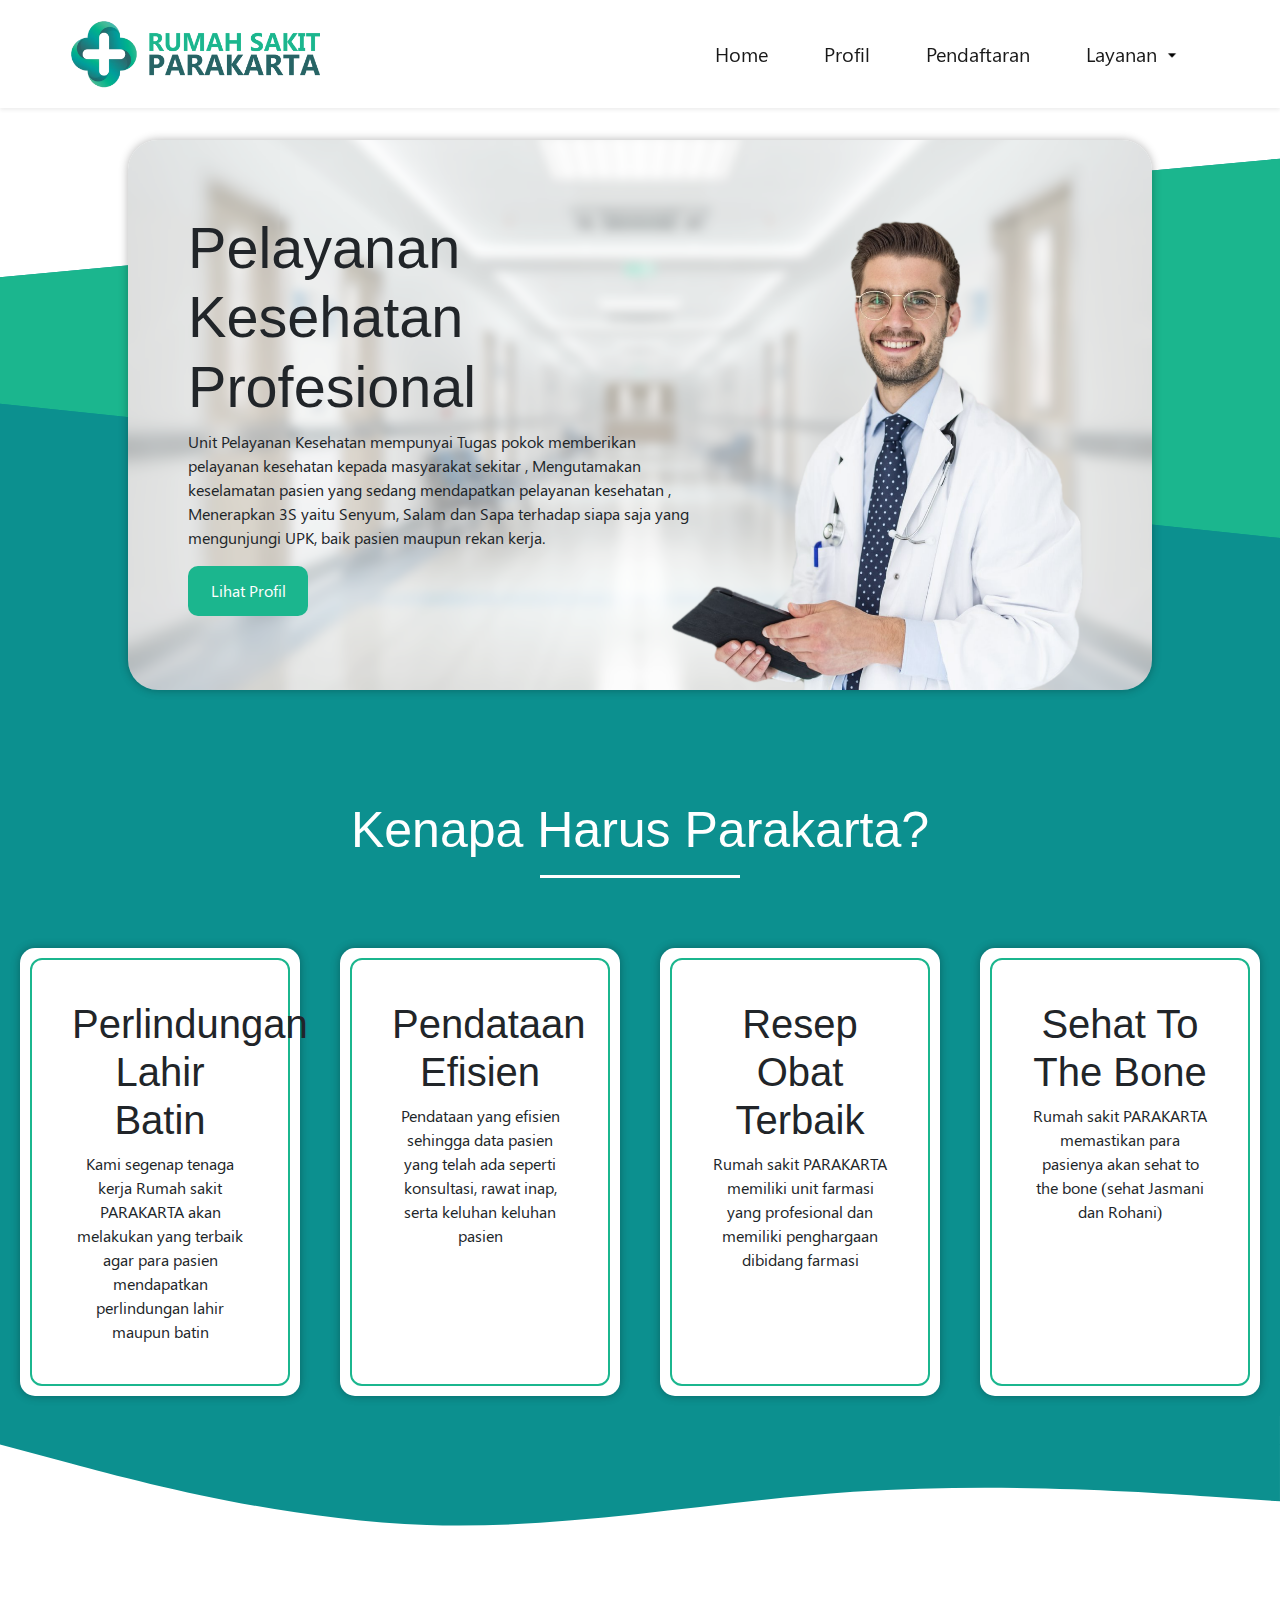
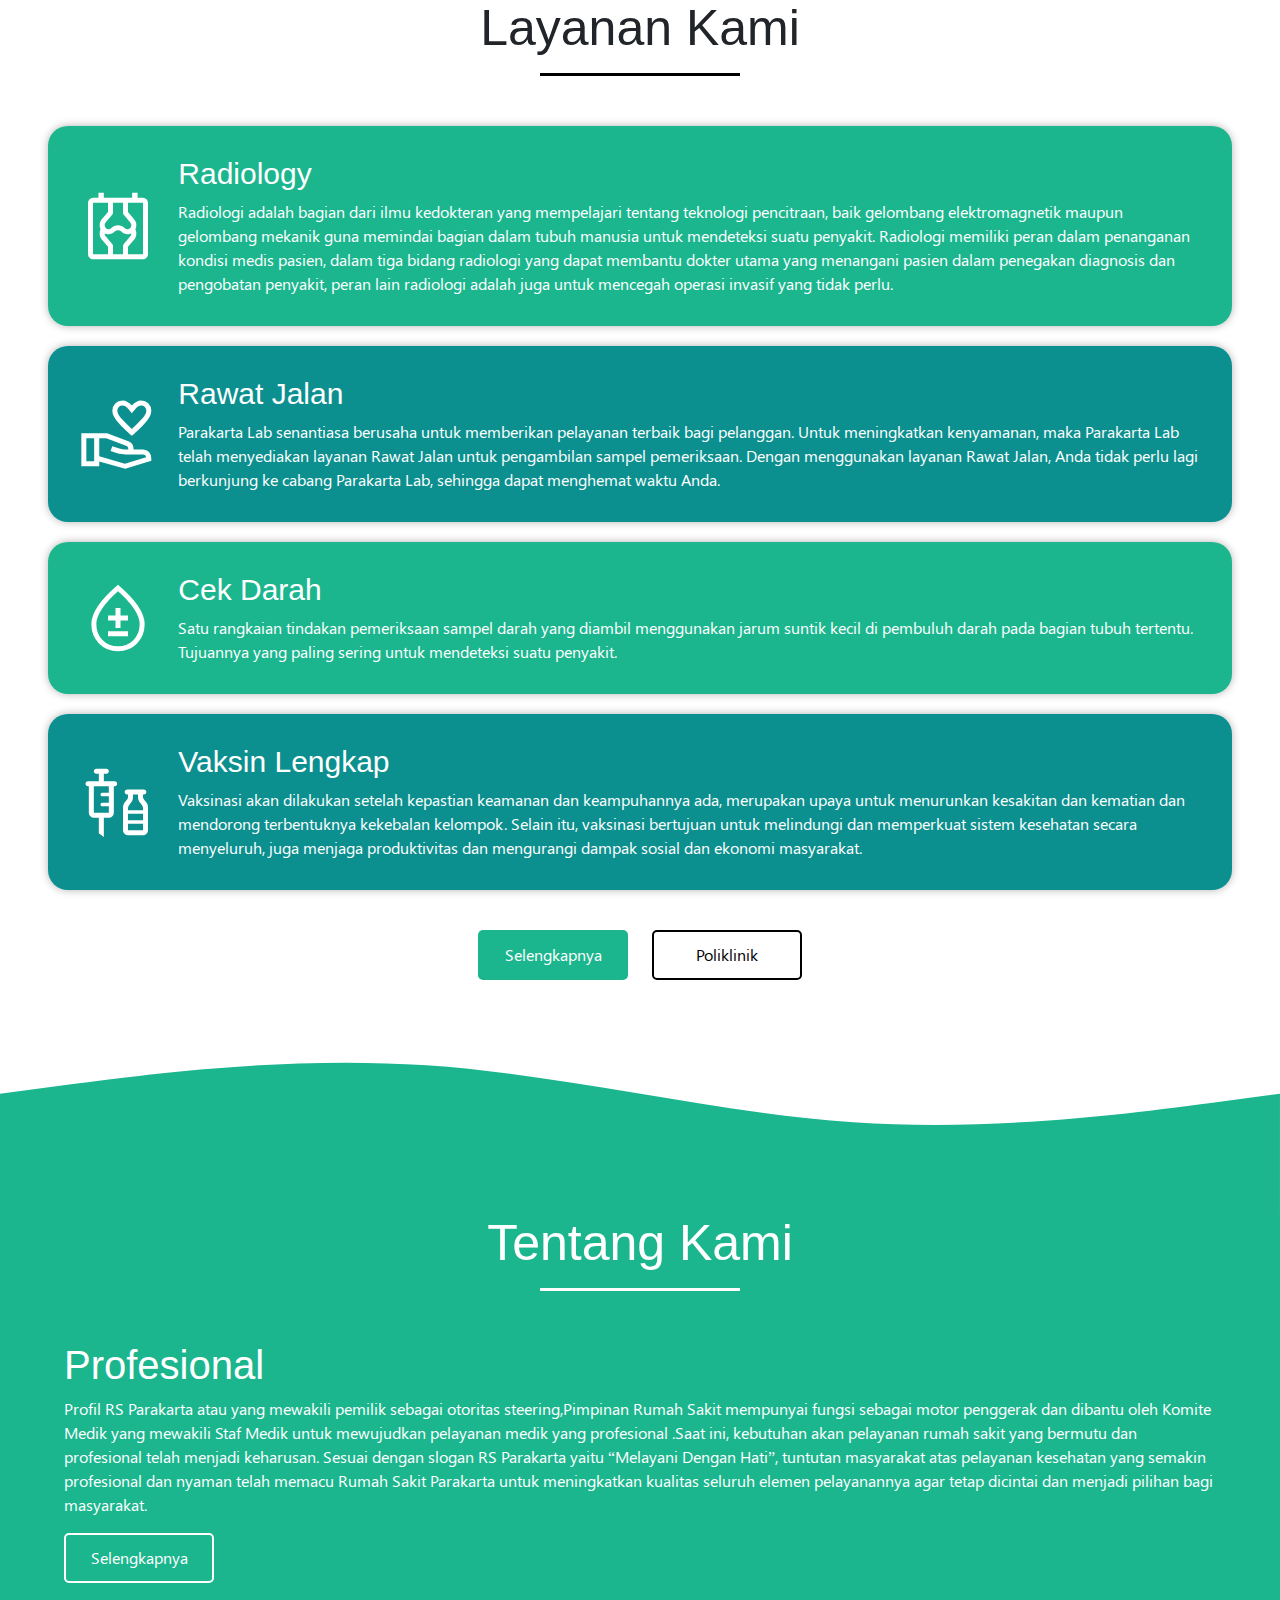
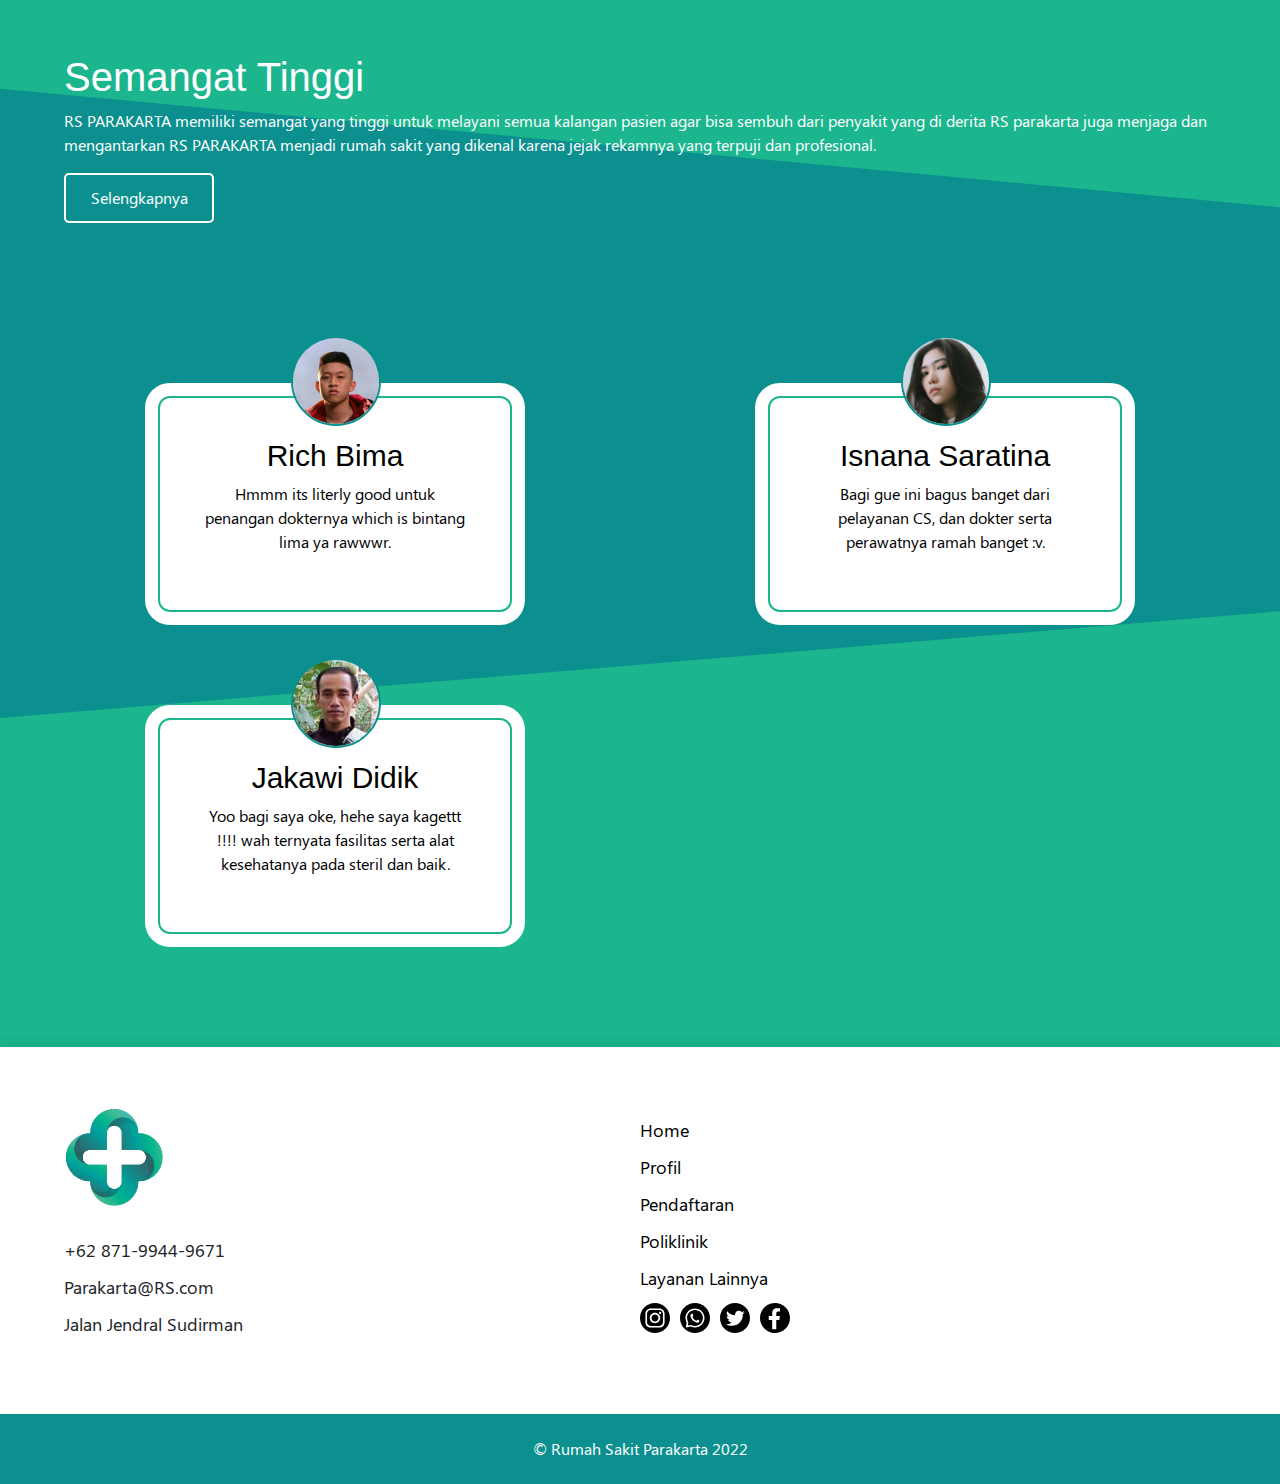
<file: index.html>
<!DOCTYPE html>
<html lang="en">
  <head>
    <meta charset="UTF-8" />
    <meta http-equiv="X-UA-Compatible" content="IE=edge" />
    <meta name="viewport" content="width=device-width, initial-scale=1.0" />
    <title>RS Parakarta</title>
    <link rel="stylesheet" href="bootstrap/css/bootstrap.min.css" />
    <link rel="stylesheet" href="css/nav header dan footer.css" />
    <link rel="stylesheet" href="css/Home.css" />
  </head>
  <body>
    <nav class="navbar navbar-expand-lg navbar-light shadow-sm fixed-top" id="navigasi">
      <div class="container" id="navcon">
        <img src="img/rs_logo 3.png" alt="" />
        <button class="navbar-toggler" type="button" data-bs-toggle="collapse" data-bs-target="#navbarNav" aria-controls="navbarNav" aria-expanded="false" aria-label="Toggle navigation" id="burgerBut">
          <span class="navbar-toggler-icon"></span>
        </button>
        <div class="collapse navbar-collapse" id="navbarNav">
          <ul class="navbar-nav ms-auto fs-5">
            <li><a href="index.html" class="nav-link active">Home</a></li>
            <li><a href="Profil.html" class="nav-link active">Profil</a></li>
            <li><a href="Pendaftaran.html" class="nav-link active">Pendaftaran</a></li>
            <li>
              <div class="drow">
                <span class="nav-link active" id="NavLayanan">Layanan <img src="icon/arrow_drop_down_FILL0_wght400_GRAD0_opsz48.png" /></span>
                <ul id="DropLayanan">
                  <li><a href="Poliklinik.html">Poliklinik</a></li>
                  <li><a href="Layanan Lain.html">Lainnya</a></li>
                </ul>
              </div>
            </li>
          </ul>
        </div>
      </div>
    </nav>
    <!------------------------------------------------------------------------------------------------------>
    <section class="Header">
      <div class="jumbotron">
        <div class="mulai">
          <h2>Pelayanan Kesehatan<br />Profesional</h2>
          <p>
            Unit Pelayanan Kesehatan mempunyai Tugas pokok memberikan pelayanan kesehatan kepada masyarakat sekitar , Mengutamakan keselamatan pasien yang sedang mendapatkan pelayanan kesehatan , Menerapkan 3S yaitu Senyum, Salam dan Sapa
            terhadap siapa saja yang mengunjungi UPK, baik pasien maupun rekan kerja.
          </p>
          <form action="">
            <a href="Profil.html"><button type="button" class="">Lihat Profil</button></a>
          </form>
        </div>
      </div>
    </section>
    <!------------------------------------------------------------------------------------------------------>
    <section class="whyUS">
      <h2>Kenapa Harus Parakarta?</h2>
      <div class="batasJudul"></div>
      <ul class="kartu">
        <li class="sehat-med">
          <div class="frame">
            <h3>Perlindungan Lahir Batin</h3>
            <p>Kami segenap tenaga kerja Rumah sakit PARAKARTA akan melakukan yang terbaik agar para pasien mendapatkan perlindungan lahir maupun batin</p>
          </div>
        </li>
        <li class="info-med">
          <div class="frame">
            <h3>Pendataan Efisien</h3>
            <p>Pendataan yang efisien sehingga data pasien yang telah ada seperti konsultasi, rawat inap, serta keluhan keluhan pasien</p>
          </div>
        </li>
        <li class="obat-med">
          <div class="frame">
            <h3>Resep Obat Terbaik</h3>
            <p>Rumah sakit PARAKARTA memiliki unit farmasi yang profesional dan memiliki penghargaan dibidang farmasi</p>
          </div>
        </li>
        <li class="radio-med">
          <div class="frame">
            <h3>Sehat To The Bone</h3>
            <p>Rumah sakit PARAKARTA memastikan para pasienya akan sehat to the bone (sehat Jasmani dan Rohani)</p>
          </div>
        </li>
      </ul>
    </section>
    <!-- ---------------------------------------------------------------------------------------------------------------------------------------------- -->
    <!------------------------------------------------------------------------------------------------------>
    <svg xmlns="http://www.w3.org/2000/svg" viewBox="0 0 1440 320">
      <path fill="#0c908f" fill-opacity="1" d="M0,32L80,53.3C160,75,320,117,480,122.7C640,128,800,96,960,85.3C1120,75,1280,85,1360,90.7L1440,96L1440,0L1360,0C1280,0,1120,0,960,0C800,0,640,0,480,0C320,0,160,0,80,0L0,0Z"></path>
    </svg>
    <!------------------------------------------------------------------------------------------------------>
    <section id="layanan">
      <h2>Layanan Kami</h2>
      <div class="batasJudul"></div>
      <ul>
        <li>
          <img src="icon/Radiology.svg" alt="" />
          <div class="info-layanan">
            <h4>Radiology</h4>
            <p>
              Radiologi adalah bagian dari ilmu kedokteran yang mempelajari tentang teknologi pencitraan, baik gelombang elektromagnetik maupun gelombang mekanik guna memindai bagian dalam tubuh manusia untuk mendeteksi suatu penyakit.
              Radiologi memiliki peran dalam penanganan kondisi medis pasien, dalam tiga bidang radiologi yang dapat membantu dokter utama yang menangani pasien dalam penegakan diagnosis dan pengobatan penyakit, peran lain radiologi adalah
              juga untuk mencegah operasi invasif yang tidak perlu.
            </p>
          </div>
        </li>
        <li>
          <img src="icon/Care-icon.svg" alt="" />
          <div class="info-layanan">
            <h4>Rawat Jalan</h4>
            <p>
              Parakarta Lab senantiasa berusaha untuk memberikan pelayanan terbaik bagi pelanggan. Untuk meningkatkan kenyamanan, maka Parakarta Lab telah menyediakan layanan Rawat Jalan untuk pengambilan sampel pemeriksaan. Dengan
              menggunakan layanan Rawat Jalan, Anda tidak perlu lagi berkunjung ke cabang Parakarta Lab, sehingga dapat menghemat waktu Anda.
            </p>
          </div>
        </li>
        <li>
          <img src="icon/Darah-icon.svg" alt="" />
          <div class="info-layanan">
            <h4>Cek Darah</h4>
            <p>Satu rangkaian tindakan pemeriksaan sampel darah yang diambil menggunakan jarum suntik kecil di pembuluh darah pada bagian tubuh tertentu. Tujuannya yang paling sering untuk mendeteksi suatu penyakit.</p>
          </div>
        </li>
        <li>
          <img src="icon/Vaksin-icon.svg" alt="" />
          <div class="info-layanan">
            <h4>Vaksin Lengkap</h4>
            <p>
              Vaksinasi akan dilakukan setelah kepastian keamanan dan keampuhannya ada, merupakan upaya untuk menurunkan kesakitan dan kematian dan mendorong terbentuknya kekebalan kelompok. Selain itu, vaksinasi bertujuan untuk melindungi
              dan memperkuat sistem kesehatan secara menyeluruh, juga menjaga produktivitas dan mengurangi dampak sosial dan ekonomi masyarakat.
            </p>
          </div>
        </li>
      </ul>
      <form>
        <a href="Layanan Lain.html"><button type="button">Selengkapnya</button></a>
        <a href="Poliklinik.html"><button class="plk" type="button">Poliklinik</button></a>
      </form>
    </section>
    <!-- --------------------------------------------------------------------------------------------------------- -->
    <!------------------------------------------------------------------------------------------------------>
    <svg xmlns="http://www.w3.org/2000/svg" viewBox="0 0 1440 320">
      <path
        fill="#1bb68e"
        fill-opacity="1"
        d="M0,128L80,117.3C160,107,320,85,480,96C640,107,800,149,960,160C1120,171,1280,149,1360,138.7L1440,128L1440,320L1360,320C1280,320,1120,320,960,320C800,320,640,320,480,320C320,320,160,320,80,320L0,320Z"
      ></path>
    </svg>
    <!------------------------------------------------------------------------------------------------------>

    <section id="profil">
      <h2>Tentang Kami</h2>
      <div class="batasJudul"></div>
      <div class="Baris">
        <img src="img/Dokter1.jpg" alt="" class="gambarSatu" />
        <div class="DskKami">
          <h3>Profesional</h3>
          <p>
            Profil RS Parakarta atau yang mewakili pemilik sebagai otoritas steering,Pimpinan Rumah Sakit mempunyai fungsi sebagai motor penggerak dan dibantu oleh Komite Medik yang mewakili Staf Medik untuk mewujudkan pelayanan medik yang
            profesional .Saat ini, kebutuhan akan pelayanan rumah sakit yang bermutu dan profesional telah menjadi keharusan. Sesuai dengan slogan RS Parakarta yaitu “Melayani Dengan Hati”, tuntutan masyarakat atas pelayanan kesehatan yang
            semakin profesional dan nyaman telah memacu Rumah Sakit Parakarta untuk meningkatkan kualitas seluruh elemen pelayanannya agar tetap dicintai dan menjadi pilihan bagi masyarakat.
          </p>
          <a href="Profil.html"><button class="selengkapnye">Selengkapnya</button></a>
        </div>
      </div>
      <div class="Baris bKedua">
        <div class="DskKami">
          <h3>Semangat Tinggi</h3>
          <p>
            RS PARAKARTA memiliki semangat yang tinggi untuk melayani semua kalangan pasien agar bisa sembuh dari penyakit yang di derita RS parakarta juga menjaga dan mengantarkan RS PARAKARTA menjadi rumah sakit yang dikenal karena jejak
            rekamnya yang terpuji dan profesional.
          </p>
          <a href="Profil.html"><button class="selengkapnye">Selengkapnya</button></a>
        </div>
        <img src="img/Dokter2.jpg" alt="" class="gambarDua" />
      </div>
      <!-- INI ADALAH BATASAN ANTARA GAMBAR DOKTER DENGAN TESTIMONI -->
      <div id="bungkus">
        <div class="sub-test">
          <div class="frame">
            <img src="img/Bima.jpg" alt="" class="prof pp1" />
            <div class="tes-mess">
              <h4>Rich Bima</h4>
              <p>Hmmm its literly good untuk penangan dokternya which is bintang lima ya rawwwr.</p>
            </div>
          </div>
        </div>
        <div class="sub-test">
          <div class="frame">
            <img src="img/Isnana.jpg" alt="" class="prof pp1" />
            <div class="tes-mess">
              <h4>Isnana Saratina</h4>
              <p>Bagi gue ini bagus banget dari pelayanan CS, dan dokter serta perawatnya ramah banget :v.</p>
            </div>
          </div>
        </div>
        <div class="sub-test">
          <div class="frame">
            <img src="img/Jakawi.jpg" alt="" class="prof pp1" />
            <div class="tes-mess">
              <h4>Jakawi Didik</h4>
              <p>Yoo bagi saya oke, hehe saya kagettt !!!! wah ternyata fasilitas serta alat kesehatanya pada steril dan baik.</p>
            </div>
          </div>
        </div>
      </div>
    </section>
    <!--  -->
    <footer>
      <div class="kontener">
        <div class="FooterKiri">
          <img src="img/rs_logo.png" alt="" />
          <ul>
            <li>+62 871-9944-9671</li>
            <li>Parakarta@RS.com</li>
            <li>Jalan Jendral Sudirman</li>
          </ul>
        </div>
        <div class="FooterKanan">
          <ul>
            <li><a href="index.html">Home</a></li>
            <li><a href="Profil.html">Profil</a></li>
            <li><a href="Pendaftaran.html">Pendaftaran</a></li>
            <li><a href="Poliklinik.html">Poliklinik</a></li>
            <li><a href="Layanan Lain.html">Layanan Lainnya</a></li>
            <li id="sosialss">
              <a href="https://www.Instagram.com/" target="_blank"><img src="icon/Instagram.svg" alt="" /></a>
              <a href="https://www.WhatsApp.com/" target="_blank"><img src="icon/WhatsApp.svg" alt="" /></a>
              <a href="https://www.Twitter.com/" target="_blank"><img src="icon/Twitter.svg" alt="" /></a>
              <a href="https://www.facebook.com/" target="_blank"><img src="icon/Facebook.svg" alt="" /></a>
            </li>
          </ul>
        </div>
      </div>
      <div class="kopirek">&copy; Rumah Sakit Parakarta 2022</div>
    </footer>

    <script src="bootstrap/js/bootstrap.min.js"></script>
    <script src="script.js"></script>
  </body>
</html>
</file>
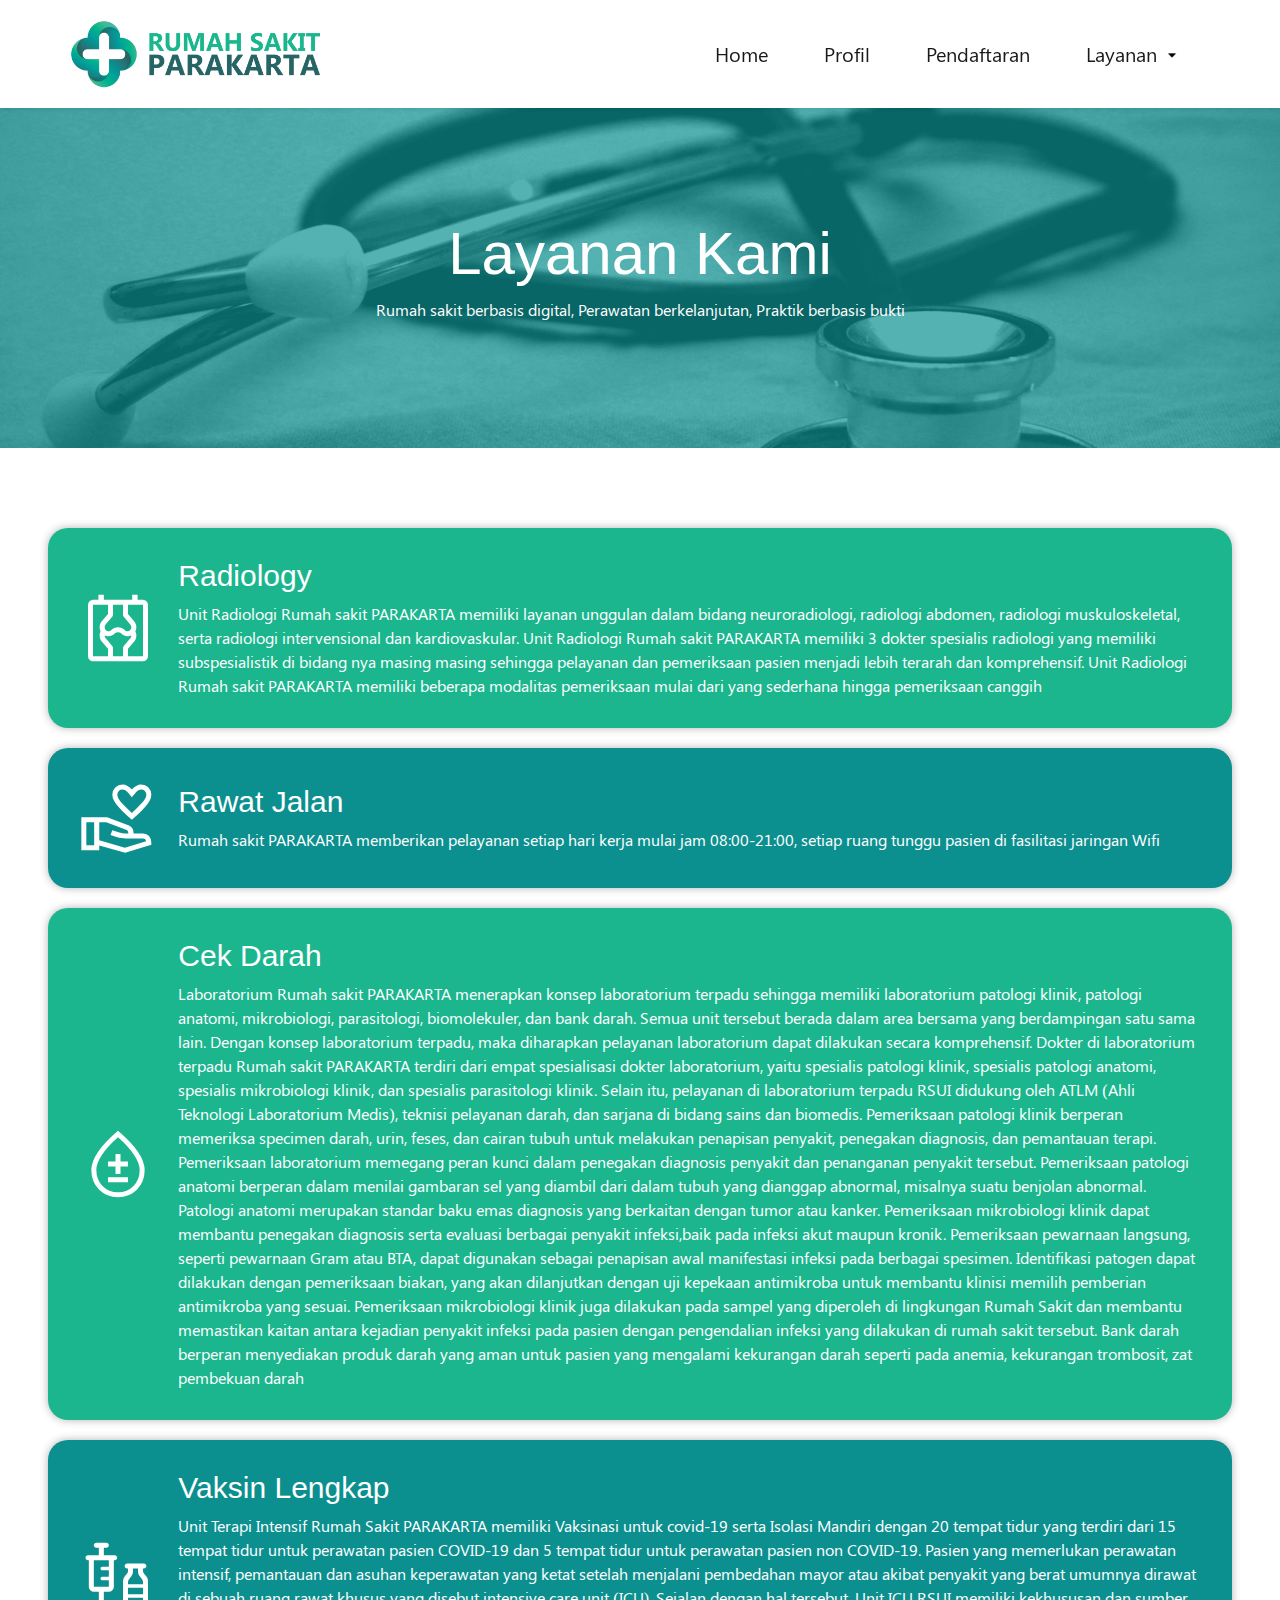
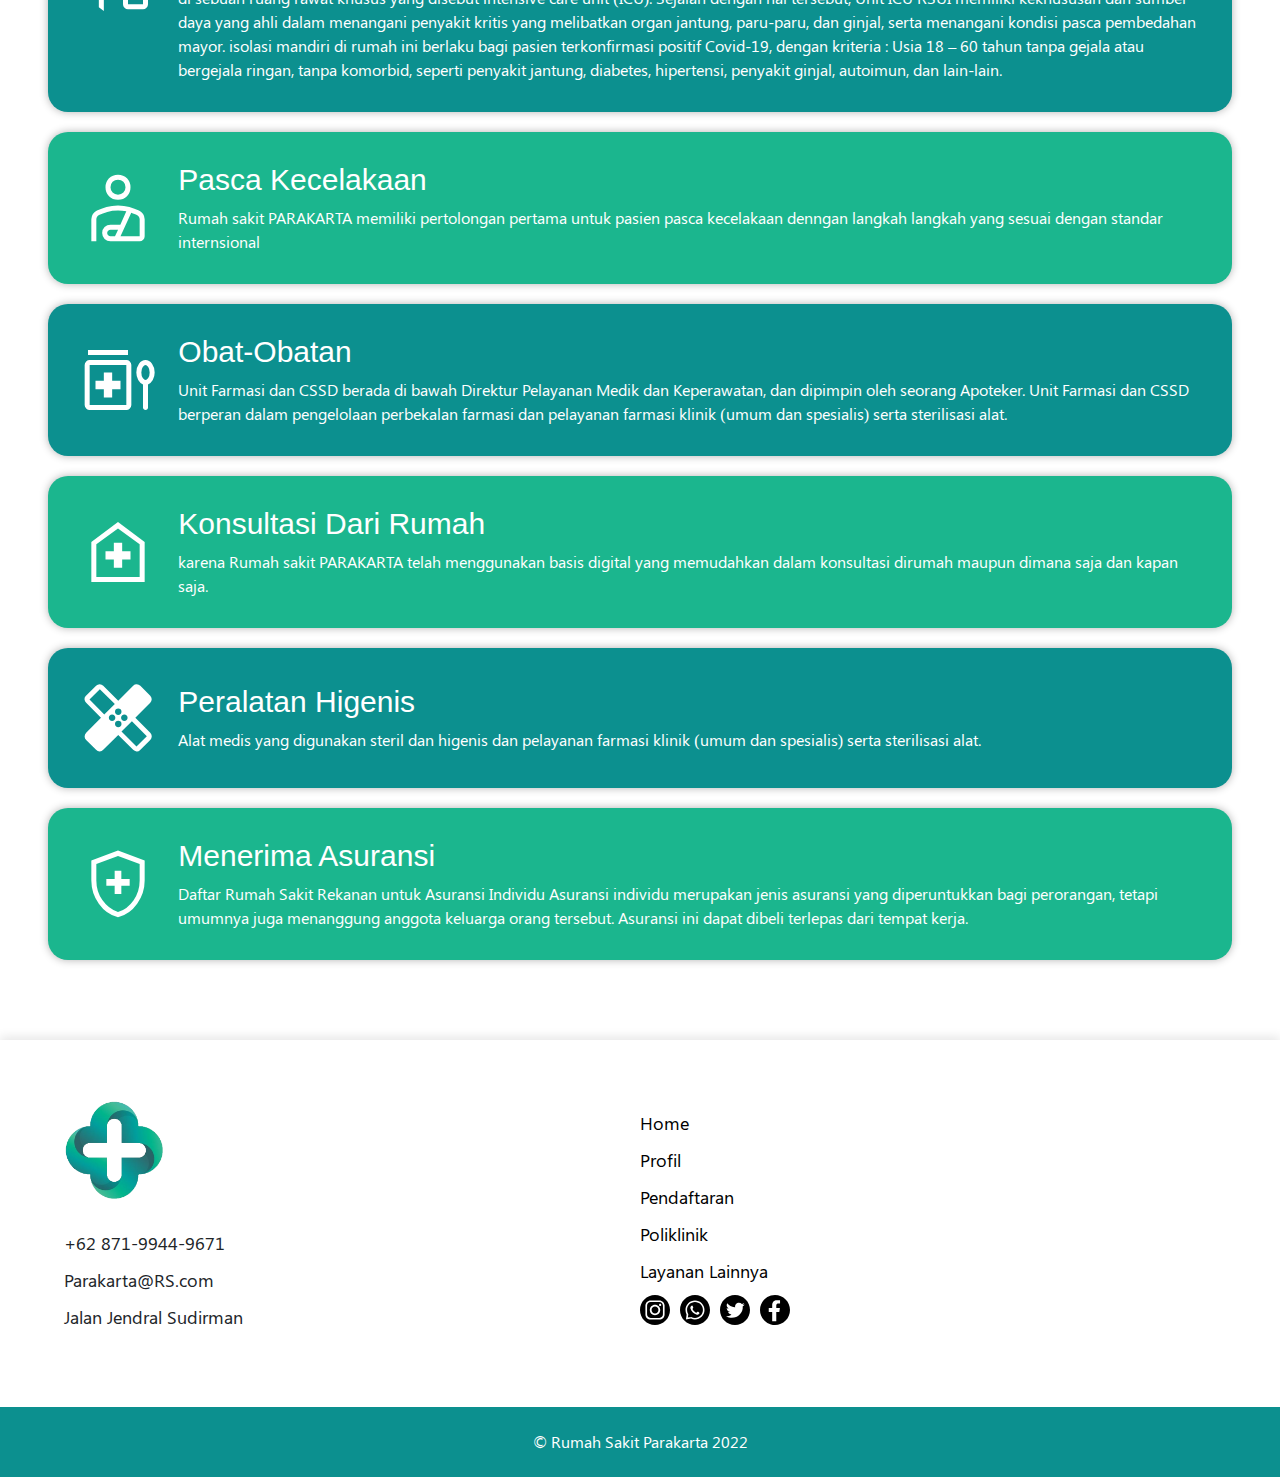
<file: Layanan Lain.html>
<!DOCTYPE html>
<html lang="en">
  <head>
    <meta charset="UTF-8" />
    <meta http-equiv="X-UA-Compatible" content="IE=edge" />
    <meta name="viewport" content="width=device-width, initial-scale=1.0" />
    <title>Layanan</title>
    <link rel="stylesheet" href="bootstrap/css/bootstrap.min.css" />
    <link rel="stylesheet" href="css/nav header dan footer.css" />
    <link rel="stylesheet" href="css/layanan.css" />
  </head>
  <body>
    <nav class="navbar navbar-expand-lg navbar-light shadow-sm fixed-top" id="navigasi">
      <div class="container" id="navcon">
        <img src="img/rs_logo 3.png" alt="" />
        <button class="navbar-toggler" type="button" data-bs-toggle="collapse" data-bs-target="#navbarNav" aria-controls="navbarNav" aria-expanded="false" aria-label="Toggle navigation" id="burgerBut">
          <span class="navbar-toggler-icon"></span>
        </button>
        <div class="collapse navbar-collapse" id="navbarNav">
          <ul class="navbar-nav ms-auto fs-5">
            <li><a href="index.html" class="nav-link active">Home</a></li>
            <li><a href="Profil.html" class="nav-link active">Profil</a></li>
            <li><a href="Pendaftaran.html" class="nav-link active">Pendaftaran</a></li>
            <li>
              <div class="drow">
                <span class="nav-link active" id="NavLayanan">Layanan <img src="icon/arrow_drop_down_FILL0_wght400_GRAD0_opsz48.png" /></span>
                <ul id="DropLayanan">
                  <li><a href="Poliklinik.html">Poliklinik</a></li>
                  <li><a href="Layanan Lain.html">Lainnya</a></li>
                </ul>
              </div>
            </li>
          </ul>
        </div>
      </div>
    </nav>
    <!-- ---------------------------------------------------------------------------------------------------------------------------------------------- -->
    <div id="JudulUtama">
      <div class="overlay">
        <h1>Layanan Kami</h1>
        <p>Rumah sakit berbasis digital, Perawatan berkelanjutan, Praktik berbasis bukti</p>
      </div>
    </div>
    <!-- ---------------------------------------------------------------------------------------------------------------------------------------------- -->
    <section id="layanan">
      <ul>
        <li>
          <img src="icon/Radiology.svg" alt="" />
          <div class="info-layanan">
            <h4>Radiology</h4>
            <p>
              Unit Radiologi Rumah sakit PARAKARTA memiliki layanan unggulan dalam bidang neuroradiologi, radiologi abdomen, radiologi muskuloskeletal, serta radiologi intervensional dan kardiovaskular. Unit Radiologi Rumah sakit PARAKARTA
              memiliki 3 dokter spesialis radiologi yang memiliki subspesialistik di bidang nya masing masing sehingga pelayanan dan pemeriksaan pasien menjadi lebih terarah dan komprehensif. Unit Radiologi Rumah sakit PARAKARTA memiliki
              beberapa modalitas pemeriksaan mulai dari yang sederhana hingga pemeriksaan canggih
            </p>
          </div>
        </li>
        <li>
          <img src="icon/Care-icon.svg" alt="" />
          <div class="info-layanan">
            <h4>Rawat Jalan</h4>
            <p>Rumah sakit PARAKARTA memberikan pelayanan setiap hari kerja mulai jam 08:00-21:00, setiap ruang tunggu pasien di fasilitasi jaringan Wifi</p>
          </div>
        </li>
        <li>
          <img src="icon/Darah-icon.svg" alt="" />
          <div class="info-layanan">
            <h4>Cek Darah</h4>
            <p>
              Laboratorium Rumah sakit PARAKARTA menerapkan konsep laboratorium terpadu sehingga memiliki laboratorium patologi klinik, patologi anatomi, mikrobiologi, parasitologi, biomolekuler, dan bank darah. Semua unit tersebut berada
              dalam area bersama yang berdampingan satu sama lain. Dengan konsep laboratorium terpadu, maka diharapkan pelayanan laboratorium dapat dilakukan secara komprehensif. Dokter di laboratorium terpadu Rumah sakit PARAKARTA terdiri
              dari empat spesialisasi dokter laboratorium, yaitu spesialis patologi klinik, spesialis patologi anatomi, spesialis mikrobiologi klinik, dan spesialis parasitologi klinik. Selain itu, pelayanan di laboratorium terpadu RSUI
              didukung oleh ATLM (Ahli Teknologi Laboratorium Medis), teknisi pelayanan darah, dan sarjana di bidang sains dan biomedis. Pemeriksaan patologi klinik berperan memeriksa specimen darah, urin, feses, dan cairan tubuh untuk
              melakukan penapisan penyakit, penegakan diagnosis, dan pemantauan terapi. Pemeriksaan laboratorium memegang peran kunci dalam penegakan diagnosis penyakit dan penanganan penyakit tersebut. Pemeriksaan patologi anatomi berperan
              dalam menilai gambaran sel yang diambil dari dalam tubuh yang dianggap abnormal, misalnya suatu benjolan abnormal. Patologi anatomi merupakan standar baku emas diagnosis yang berkaitan dengan tumor atau kanker. Pemeriksaan
              mikrobiologi klinik dapat membantu penegakan diagnosis serta evaluasi berbagai penyakit infeksi,baik pada infeksi akut maupun kronik. Pemeriksaan pewarnaan langsung, seperti pewarnaan Gram atau BTA, dapat digunakan sebagai
              penapisan awal manifestasi infeksi pada berbagai spesimen. Identifikasi patogen dapat dilakukan dengan pemeriksaan biakan, yang akan dilanjutkan dengan uji kepekaan antimikroba untuk membantu klinisi memilih pemberian
              antimikroba yang sesuai. Pemeriksaan mikrobiologi klinik juga dilakukan pada sampel yang diperoleh di lingkungan Rumah Sakit dan membantu memastikan kaitan antara kejadian penyakit infeksi pada pasien dengan pengendalian
              infeksi yang dilakukan di rumah sakit tersebut. Bank darah berperan menyediakan produk darah yang aman untuk pasien yang mengalami kekurangan darah seperti pada anemia, kekurangan trombosit, zat pembekuan darah
            </p>
          </div>
        </li>
        <li>
          <img src="icon/Vaksin-icon.svg" alt="" />
          <div class="info-layanan">
            <h4>Vaksin Lengkap</h4>
            <p>
              Unit Terapi Intensif Rumah Sakit PARAKARTA memiliki Vaksinasi untuk covid-19 serta Isolasi Mandiri dengan 20 tempat tidur yang terdiri dari 15 tempat tidur untuk perawatan pasien COVID-19 dan 5 tempat tidur untuk perawatan
              pasien non COVID-19. Pasien yang memerlukan perawatan intensif, pemantauan dan asuhan keperawatan yang ketat setelah menjalani pembedahan mayor atau akibat penyakit yang berat umumnya dirawat di sebuah ruang rawat khusus yang
              disebut intensive care unit (ICU). Sejalan dengan hal tersebut, Unit ICU RSUI memiliki kekhususan dan sumber daya yang ahli dalam menangani penyakit kritis yang melibatkan organ jantung, paru-paru, dan ginjal, serta menangani
              kondisi pasca pembedahan mayor. isolasi mandiri di rumah ini berlaku bagi pasien terkonfirmasi positif Covid-19, dengan kriteria : Usia 18 – 60 tahun tanpa gejala atau bergejala ringan, tanpa komorbid, seperti penyakit
              jantung, diabetes, hipertensi, penyakit ginjal, autoimun, dan lain-lain.
            </p>
          </div>
        </li>
        <li>
          <img src="icon/Injury-icon.svg" alt="" />
          <div class="info-layanan">
            <h4>Pasca Kecelakaan</h4>
            <p>Rumah sakit PARAKARTA memiliki pertolongan pertama untuk pasien pasca kecelakaan denngan langkah langkah yang sesuai dengan standar internsional</p>
          </div>
        </li>
        <li>
          <img src="icon/Med Liquid.svg" alt="" />
          <div class="info-layanan">
            <h4>Obat-Obatan</h4>
            <p>
              Unit Farmasi dan CSSD berada di bawah Direktur Pelayanan Medik dan Keperawatan, dan dipimpin oleh seorang Apoteker. Unit Farmasi dan CSSD berperan dalam pengelolaan perbekalan farmasi dan pelayanan farmasi klinik (umum dan
              spesialis) serta sterilisasi alat.
            </p>
          </div>
        </li>
        <li>
          <img src="icon/HomeHealth.svg" alt="" />
          <div class="info-layanan">
            <h4>Konsultasi Dari Rumah</h4>
            <p>karena Rumah sakit PARAKARTA telah menggunakan basis digital yang memudahkan dalam konsultasi dirumah maupun dimana saja dan kapan saja.</p>
          </div>
        </li>
        <li>
          <img src="icon/Healing.svg" alt="" />
          <div class="info-layanan">
            <h4>Peralatan Higenis</h4>
            <p>Alat medis yang digunakan steril dan higenis dan pelayanan farmasi klinik (umum dan spesialis) serta sterilisasi alat.</p>
          </div>
        </li>
        <li>
          <img src="icon/Health.svg" alt="" />
          <div class="info-layanan">
            <h4>Menerima Asuransi</h4>
            <p>
              Daftar Rumah Sakit Rekanan untuk Asuransi Individu Asuransi individu merupakan jenis asuransi yang diperuntukkan bagi perorangan, tetapi umumnya juga menanggung anggota keluarga orang tersebut. Asuransi ini dapat dibeli
              terlepas dari tempat kerja.
            </p>
          </div>
        </li>
      </ul>
    </section>

    <!-- ---------------------------------------------------------------------------------------------------------------------------------------------- -->
    <footer>
      <div class="kontener">
        <div class="FooterKiri">
          <img src="img/rs_logo.png" alt="" />
          <ul>
            <li>+62 871-9944-9671</li>
            <li>Parakarta@RS.com</li>
            <li>Jalan Jendral Sudirman</li>
          </ul>
        </div>
        <div class="FooterKanan">
          <ul>
            <li><a href="index.html">Home</a></li>
            <li><a href="Profil.html">Profil</a></li>
            <li><a href="Pendaftaran.html">Pendaftaran</a></li>
            <li><a href="Poliklinik.html">Poliklinik</a></li>
            <li><a href="Layanan Lain.html">Layanan Lainnya</a></li>
            <li id="sosialss">
              <a href="https://www.Instagram.com/" target="_blank"><img src="icon/Instagram.svg" alt="" /></a>
              <a href="https://www.WhatsApp.com/" target="_blank"><img src="icon/WhatsApp.svg" alt="" /></a>
              <a href="https://www.Twitter.com/" target="_blank"><img src="icon/Twitter.svg" alt="" /></a>
              <a href="https://www.facebook.com/" target="_blank"><img src="icon/Facebook.svg" alt="" /></a>
            </li>
          </ul>
        </div>
      </div>
      <div class="kopirek">&copy; Rumah Sakit Parakarta 2022</div>
    </footer>

    <script src="bootstrap/js/bootstrap.min.js"></script>
    <script src="script.js"></script>
  </body>
</html>
</file>
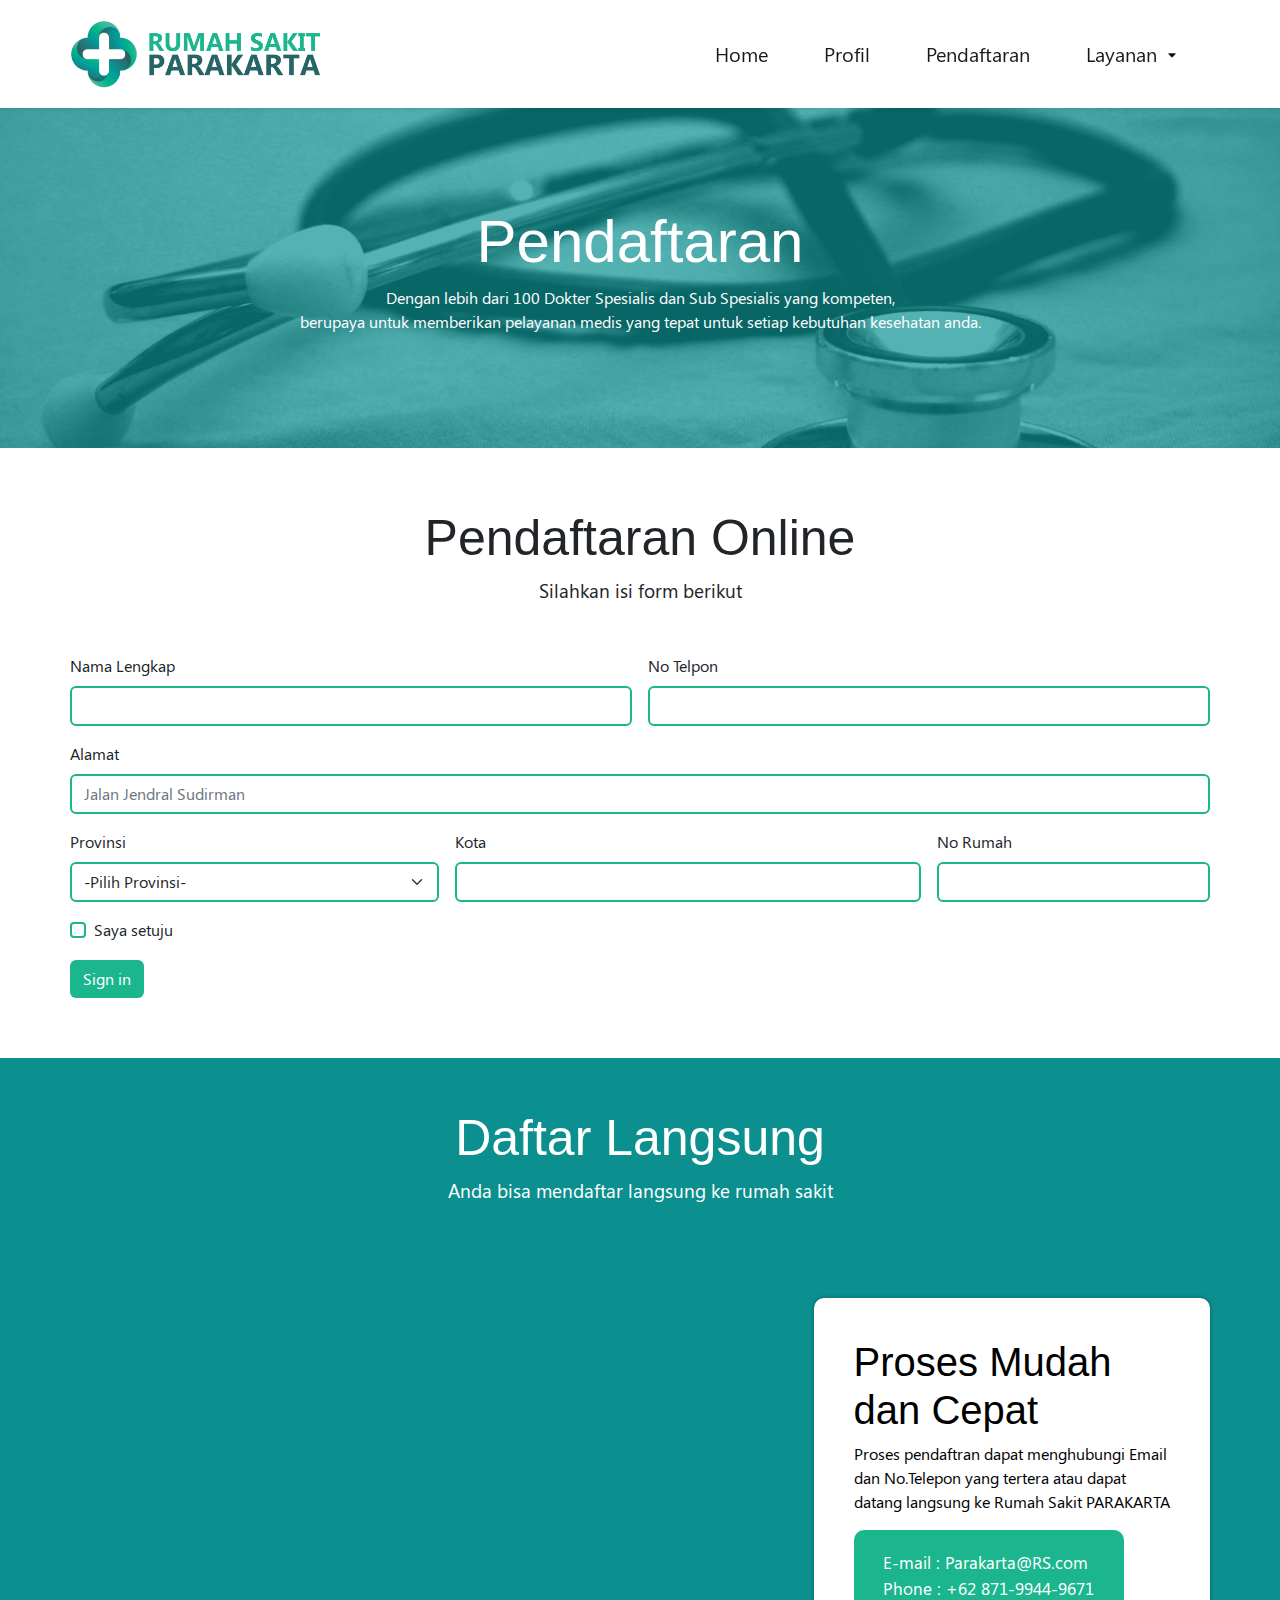
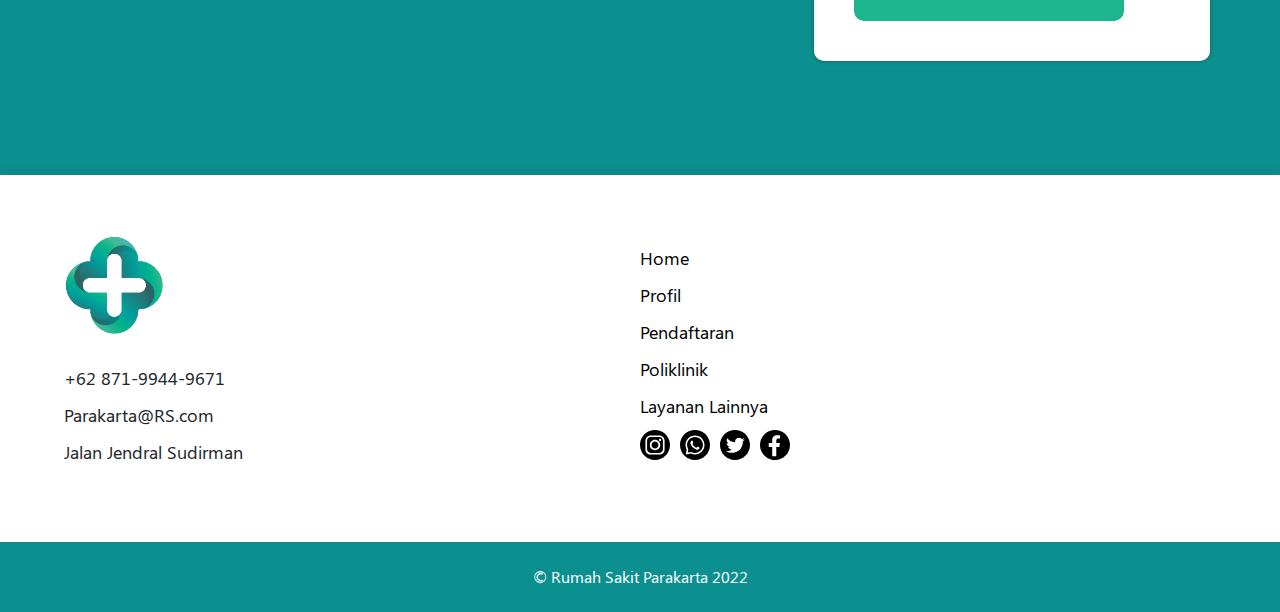
<file: Pendaftaran.html>
<!DOCTYPE html>
<html lang="en">
  <head>
    <meta charset="UTF-8" />
    <meta http-equiv="X-UA-Compatible" content="IE=edge" />
    <meta name="viewport" content="width=device-width, initial-scale=1.0" />
    <title>Pendaftaran</title>
    <link rel="icon" href="img/rs_logo.png" type="image/x-icon" />
    <link rel="stylesheet" href="bootstrap/css/bootstrap.min.css" />
    <link rel="stylesheet" href="css/Pendaftaran.css" />
    <link rel="stylesheet" href="css/nav header dan footer.css" />
  </head>
  <body>
    <nav class="navbar navbar-expand-lg navbar-light shadow-sm fixed-top" id="navigasi">
      <div class="container" id="navcon">
        <img src="img/rs_logo 3.png" alt="" />
        <button class="navbar-toggler" type="button" data-bs-toggle="collapse" data-bs-target="#navbarNav" aria-controls="navbarNav" aria-expanded="false" aria-label="Toggle navigation" id="burgerBut">
          <span class="navbar-toggler-icon"></span>
        </button>
        <div class="collapse navbar-collapse" id="navbarNav">
          <ul class="navbar-nav ms-auto fs-5">
            <li><a href="index.html" class="nav-link active">Home</a></li>
            <li><a href="Profil.html" class="nav-link active">Profil</a></li>
            <li><a href="Pendaftaran.html" class="nav-link active">Pendaftaran</a></li>
            <li>
              <div class="drow">
                <span class="nav-link active" id="NavLayanan">Layanan <img src="icon/arrow_drop_down_FILL0_wght400_GRAD0_opsz48.png" /></span>
                <ul id="DropLayanan">
                  <li><a href="Poliklinik.html">Poliklinik</a></li>
                  <li><a href="Layanan Lain.html">Lainnya</a></li>
                </ul>
              </div>
            </li>
          </ul>
        </div>
      </div>
    </nav>
    <!-- ---------------------------------------------------------------------------------------------------------------------------------------------- -->
    <div id="JudulUtama">
      <div class="overlay">
        <h1>Pendaftaran</h1>
        <p>
          Dengan lebih dari 100 Dokter Spesialis dan Sub Spesialis yang kompeten, <br />
          berupaya untuk memberikan pelayanan medis yang tepat untuk setiap kebutuhan kesehatan anda.
        </p>
      </div>
    </div>
    <!-- ---------------------------------------------------------------------------------------------------------------------------------------------- -->
    <section id="formDaftar">
      <h2>Pendaftaran Online</h2>
      <p class="subJ">Silahkan isi form berikut</p>
      <form class="row g-3">
        <div class="col-md-6">
          <label for="inpName" class="form-label">Nama Lengkap</label>
          <input type="text" class="form-control" id="inpName" />
        </div>
        <div class="col-md-6">
          <label for="inputTel" class="form-label">No Telpon</label>
          <input type="number" class="form-control" id="inputTel" />
        </div>
        <div class="col-12">
          <label for="inputAddress" class="form-label">Alamat</label>
          <input type="text" class="form-control" id="inputAddress" placeholder="Jalan Jendral Sudirman" />
        </div>
        <div class="col-md-4">
          <label for="inputState" class="form-label">Provinsi</label>
          <select id="inputState" class="form-select">
            <option selected>-Pilih Provinsi-</option>
            <option>Aceh</option>
            <option>Sumatra Utara</option>
            <option>Sumatra Barat</option>
            <option>Riau</option>
            <option>Kepulauan Riau</option>
            <option>Jambi</option>
            <option>Bengkulu</option>
            <option>Sumatra Selatan</option>
            <option>Bangka Belitung</option>
            <option>Lampung</option>
          </select>
        </div>
        <div class="col-md-5">
          <label for="inputCity" class="form-label">Kota</label>
          <input type="text" class="form-control" id="inputCity" />
        </div>
        <div class="col-md-3">
          <label for="inputZip" class="form-label">No Rumah</label>
          <input type="text" class="form-control" id="inputZip" />
        </div>
        <div class="col-12">
          <div class="form-check">
            <input class="form-check-input" type="checkbox" id="gridCheck" />
            <label class="form-check-label" for="gridCheck"> Saya setuju </label>
          </div>
        </div>
        <div class="col-12">
          <button type="submit" class="btn">Sign in</button>
        </div>
      </form>
    </section>
    <section id="daftarOff">
      <h2>Daftar Langsung</h2>
      <p class="subJ">Anda bisa mendaftar langsung ke rumah sakit</p>
      <div class="isiOff">
        <iframe
          src="https://www.google.com/maps/embed?pb=!1m18!1m12!1m3!1d3984.4853061401395!2d104.7378091146732!3d-2.9627555978421873!2m3!1f0!2f0!3f0!3m2!1i1024!2i768!4f13.1!3m3!1m2!1s0x2e3b76094fcf39dd%3A0x8b4ee43321ad20a0!2sMDP%20IT%20ELECTRONIC%20SUPERSTORE!5e0!3m2!1sid!2sid!4v1672113377559!5m2!1sid!2sid"
          width="600"
          height="450"
          style="border: 0"
          allowfullscreen=""
          referrerpolicy="no-referrer-when-downgrade"
        ></iframe>
        <div class="kananOff">
          <h3>Proses Mudah dan Cepat</h3>
          <p>Proses pendaftran dapat menghubungi Email dan No.Telepon yang tertera atau dapat datang langsung ke Rumah Sakit PARAKARTA</p>
          <div class="conss">E-mail : Parakarta@RS.com<br />Phone : +62 871-9944-9671</div>
        </div>
      </div>
    </section>

    <footer>
      <div class="kontener">
        <div class="FooterKiri">
          <img src="img/rs_logo.png" alt="" />
          <ul>
            <li>+62 871-9944-9671</li>
            <li>Parakarta@RS.com</li>
            <li>Jalan Jendral Sudirman</li>
          </ul>
        </div>
        <div class="FooterKanan">
          <ul>
            <li><a href="index.html">Home</a></li>
            <li><a href="Profil.html">Profil</a></li>
            <li><a href="Pendaftaran.html">Pendaftaran</a></li>
            <li><a href="Poliklinik.html">Poliklinik</a></li>
            <li><a href="Layanan Lain.html">Layanan Lainnya</a></li>
            <li id="sosialss">
              <a href="https://www.Instagram.com/" target="_blank"><img src="icon/Instagram.svg" alt="" /></a>
              <a href="https://www.WhatsApp.com/" target="_blank"><img src="icon/WhatsApp.svg" alt="" /></a>
              <a href="https://www.Twitter.com/" target="_blank"><img src="icon/Twitter.svg" alt="" /></a>
              <a href="https://www.facebook.com/" target="_blank"><img src="icon/Facebook.svg" alt="" /></a>
            </li>
          </ul>
        </div>
      </div>
      <div class="kopirek">&copy; Rumah Sakit Parakarta 2022</div>
    </footer>

    <script src="bootstrap/js/bootstrap.min.js"></script>
    <script src="script.js"></script>
  </body>
</html>
</file>
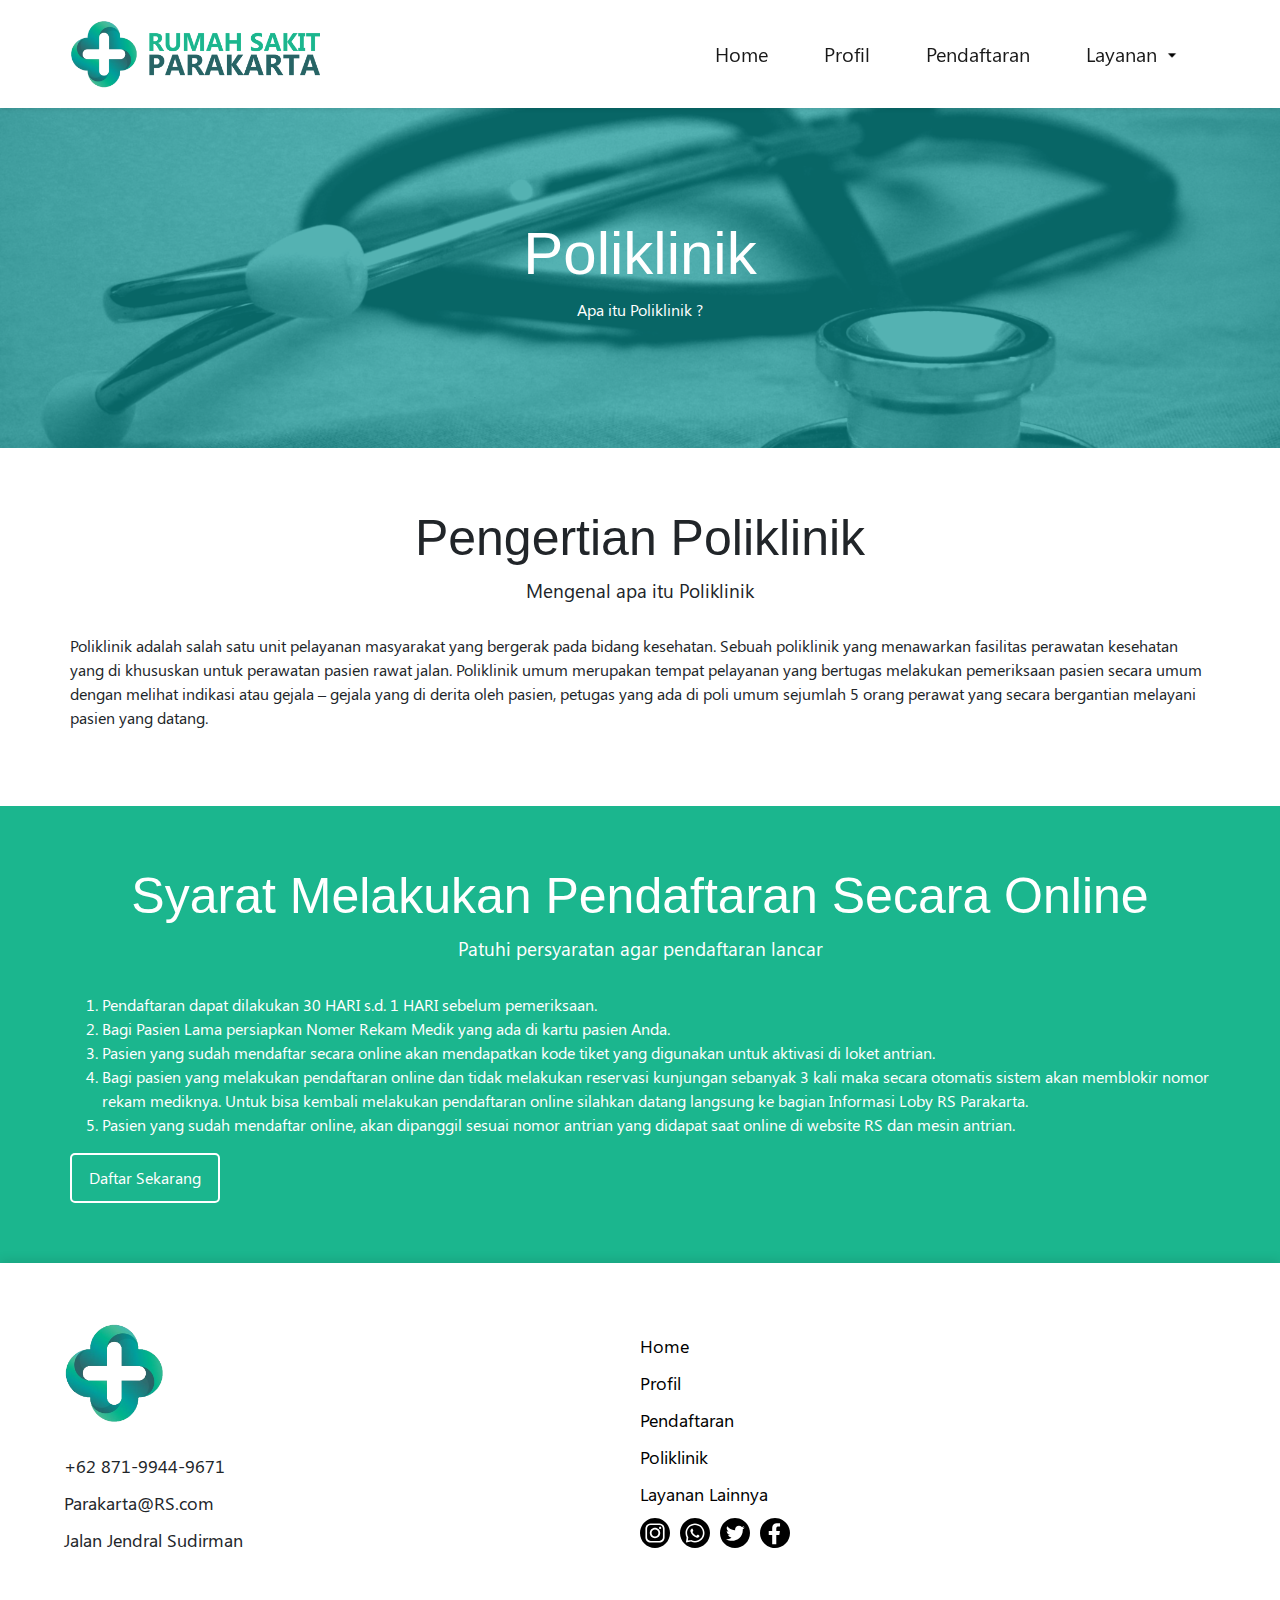
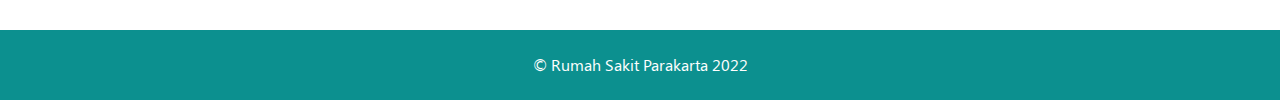
<file: Poliklinik.html>
<!DOCTYPE html>
<html lang="en">
  <head>
    <meta charset="UTF-8" />
    <meta http-equiv="X-UA-Compatible" content="IE=edge" />
    <meta name="viewport" content="width=device-width, initial-scale=1.0" />
    <title>Poliklinik</title>
    <link rel="icon" href="img/rs_logo.png" type="image/x-icon" />
    <link rel="stylesheet" href="bootstrap/css/bootstrap.min.css" />
    <link rel="stylesheet" href="css/Poliklinik.css" />
    <link rel="stylesheet" href="css/nav header dan footer.css" />
  </head>
  <body>
    <nav class="navbar navbar-expand-lg navbar-light shadow-sm fixed-top" id="navigasi">
      <div class="container" id="navcon">
        <img src="img/rs_logo 3.png" alt="" />
        <button class="navbar-toggler" type="button" data-bs-toggle="collapse" data-bs-target="#navbarNav" aria-controls="navbarNav" aria-expanded="false" aria-label="Toggle navigation" id="burgerBut">
          <span class="navbar-toggler-icon"></span>
        </button>
        <div class="collapse navbar-collapse" id="navbarNav">
          <ul class="navbar-nav ms-auto fs-5">
            <li><a href="index.html" class="nav-link active">Home</a></li>
            <li><a href="Profil.html" class="nav-link active">Profil</a></li>
            <li><a href="Pendaftaran.html" class="nav-link active">Pendaftaran</a></li>
            <li>
              <div class="drow">
                <span class="nav-link active" id="NavLayanan">Layanan <img src="icon/arrow_drop_down_FILL0_wght400_GRAD0_opsz48.png" /></span>
                <ul id="DropLayanan">
                  <li><a href="Poliklinik.html">Poliklinik</a></li>
                  <li><a href="Layanan Lain.html">Lainnya</a></li>
                </ul>
              </div>
            </li>
          </ul>
        </div>
      </div>
    </nav>
    <!-- ---------------------------------------------------------------------------------------------------------------------------------------------- -->
    <div id="JudulUtama">
      <div class="overlay">
        <h1>Poliklinik</h1>
        <p>Apa itu Poliklinik ?</p>
      </div>
    </div>
    <!-- ---------------------------------------------------------------------------------------------------------------------------------------------- -->
    <section id="pengenalan">
      <h2>Pengertian Poliklinik</h2>
      <p class="subJ">Mengenal apa itu Poliklinik</p>
      <p>
        Poliklinik adalah salah satu unit pelayanan masyarakat yang bergerak pada bidang kesehatan. Sebuah poliklinik yang menawarkan fasilitas perawatan kesehatan yang di khususkan untuk perawatan pasien rawat jalan. Poliklinik umum
        merupakan tempat pelayanan yang bertugas melakukan pemeriksaan pasien secara umum dengan melihat indikasi atau gejala – gejala yang di derita oleh pasien, petugas yang ada di poli umum sejumlah 5 orang perawat yang secara bergantian
        melayani pasien yang datang.
      </p>
    </section>

    <section id="syarat">
      <h2>Syarat Melakukan Pendaftaran Secara Online</h2>
      <p class="subJ">Patuhi persyaratan agar pendaftaran lancar</p>

      <ol>
        <li>Pendaftaran dapat dilakukan 30 HARI s.d. 1 HARI sebelum pemeriksaan.</li>
        <li>Bagi Pasien Lama persiapkan Nomer Rekam Medik yang ada di kartu pasien Anda.</li>
        <li>Pasien yang sudah mendaftar secara online akan mendapatkan kode tiket yang digunakan untuk aktivasi di loket antrian.</li>
        <li>
          Bagi pasien yang melakukan pendaftaran online dan tidak melakukan reservasi kunjungan sebanyak 3 kali maka secara otomatis sistem akan memblokir nomor rekam mediknya. Untuk bisa kembali melakukan pendaftaran online silahkan datang
          langsung ke bagian Informasi Loby RS Parakarta.
        </li>
        <li>Pasien yang sudah mendaftar online, akan dipanggil sesuai nomor antrian yang didapat saat online di website RS dan mesin antrian.</li>
      </ol>
      <a href="Pendaftaran.html"><button class="dafter">Daftar Sekarang</button></a>
    </section>
    <!-- ---------------------------------------------------------------------------------------------------------------------------------------------- -->
    <footer>
      <div class="kontener">
        <div class="FooterKiri">
          <img src="img/rs_logo.png" alt="" />
          <ul>
            <li>+62 871-9944-9671</li>
            <li>Parakarta@RS.com</li>
            <li>Jalan Jendral Sudirman</li>
          </ul>
        </div>
        <div class="FooterKanan">
          <ul>
            <li><a href="index.html">Home</a></li>
            <li><a href="Profil.html">Profil</a></li>
            <li><a href="Pendaftaran.html">Pendaftaran</a></li>
            <li><a href="#">Poliklinik</a></li>
            <li><a href="Layanan Lain.html">Layanan Lainnya</a></li>
            <li id="sosialss">
              <a href="https://www.Instagram.com/" target="_blank"><img src="icon/Instagram.svg" alt="" /></a>
              <a href="https://www.WhatsApp.com/" target="_blank"><img src="icon/WhatsApp.svg" alt="" /></a>
              <a href="https://www.Twitter.com/" target="_blank"><img src="icon/Twitter.svg" alt="" /></a>
              <a href="https://www.facebook.com/" target="_blank"><img src="icon/Facebook.svg" alt="" /></a>
            </li>
          </ul>
        </div>
      </div>
      <div class="kopirek">&copy; Rumah Sakit Parakarta 2022</div>
    </footer>

    <script src="bootstrap/js/bootstrap.min.js"></script>
    <script src="script.js"></script>
  </body>
</html>
</file>
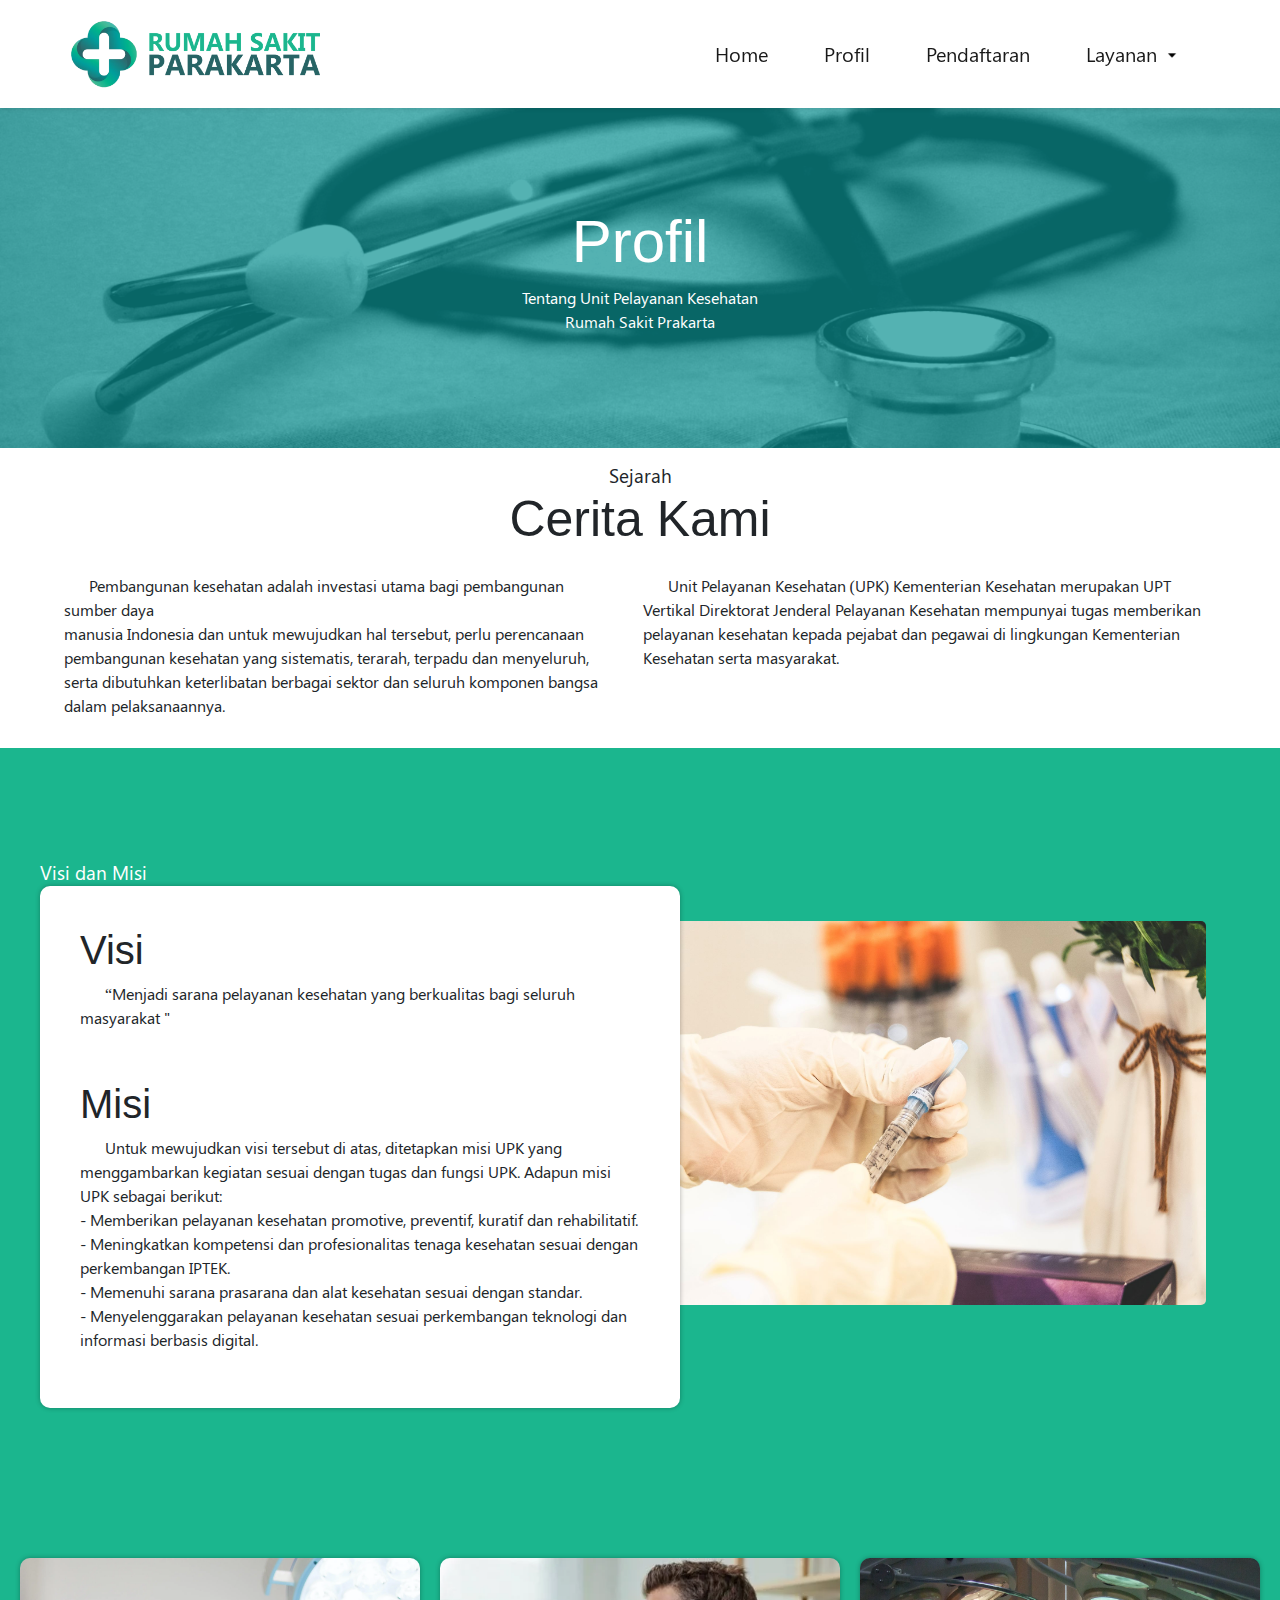
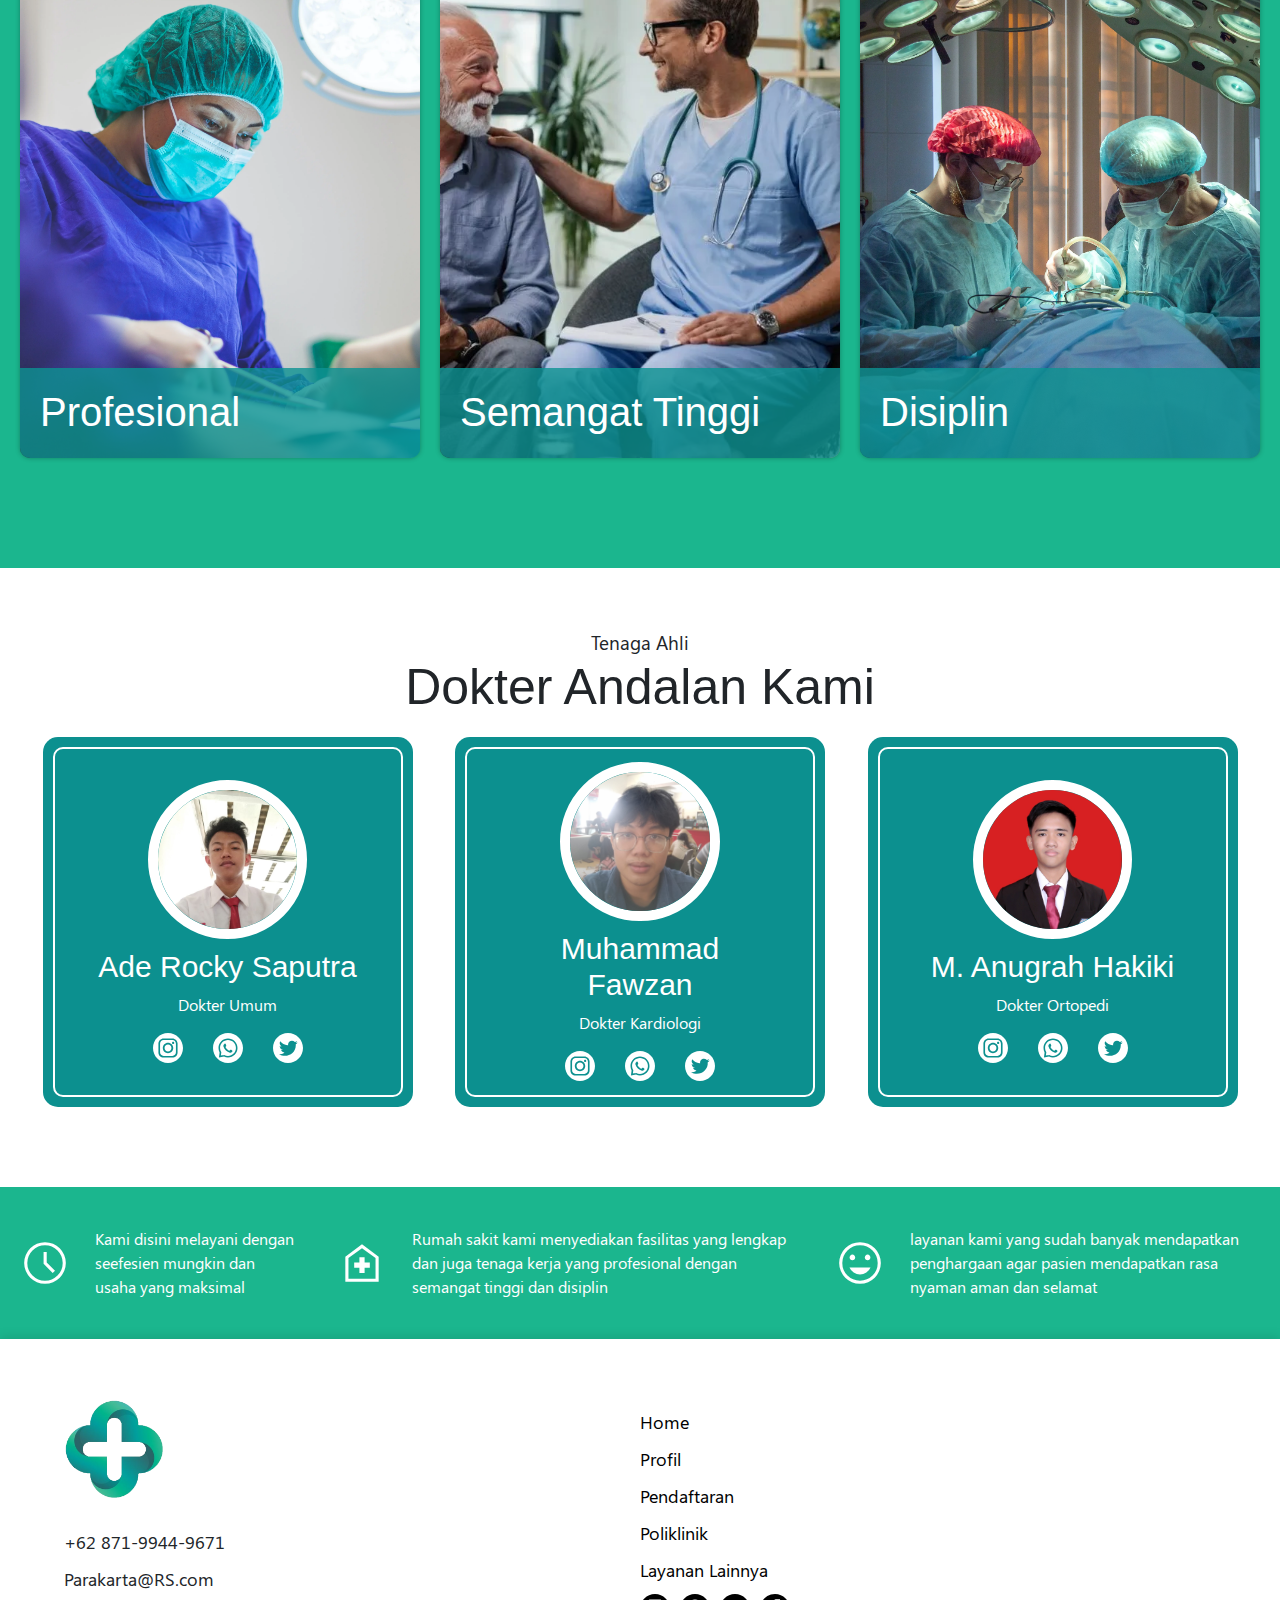
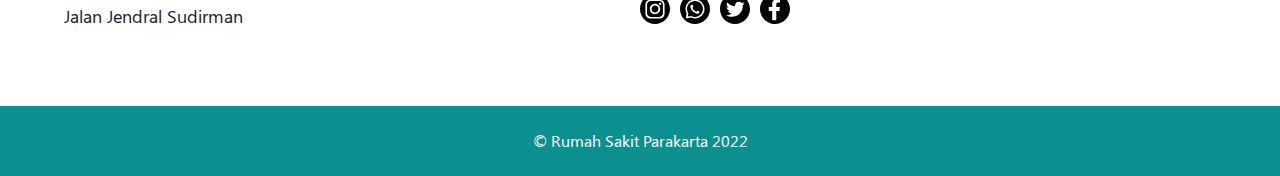
<file: Profil.html>
<!DOCTYPE html>
<html lang="en">
  <head>
    <meta charset="UTF-8" />
    <meta http-equiv="X-UA-Compatible" content="IE=edge" />
    <meta name="viewport" content="width=device-width, initial-scale=1.0" />
    <title>Profil</title>
    <link rel="icon" href="img/rs_logo.png" type="image/x-icon" />
    <link rel="stylesheet" href="bootstrap/css/bootstrap.min.css" />
    <link rel="stylesheet" href="css/Profil.css" />
    <link rel="stylesheet" href="css/nav header dan footer.css" />
  </head>
  <body>
    <nav class="navbar navbar-expand-lg navbar-light shadow-sm fixed-top" id="navigasi">
      <div class="container" id="navcon">
        <img src="img/rs_logo 3.png" alt="" />
        <button class="navbar-toggler" type="button" data-bs-toggle="collapse" data-bs-target="#navbarNav" aria-controls="navbarNav" aria-expanded="false" aria-label="Toggle navigation"  id="burgerBut">
          <span class="navbar-toggler-icon"></span>
        </button>
        <div class="collapse navbar-collapse" id="navbarNav">
          <ul class="navbar-nav ms-auto fs-5">
            <li><a href="index.html" class="nav-link active">Home</a></li>
            <li><a href="Profil.html" class="nav-link active">Profil</a></li>
            <li><a href="Pendaftaran.html" class="nav-link active">Pendaftaran</a></li>
            <li>
              <div class="drow">
                <span class="nav-link active" id="NavLayanan">Layanan <img src="icon/arrow_drop_down_FILL0_wght400_GRAD0_opsz48.png" /></span>
                <ul id="DropLayanan">
                  <li><a href="Poliklinik.html">Poliklinik</a></li>
                  <li><a href="Layanan Lain.html">Lainnya</a></li>
                </ul>
              </div>
            </li>
          </ul>
        </div>
      </div>
    </nav>
    <!-- ---------------------------------------------------------------------------------------------------------------------------------------------- -->
    <div id="JudulUtama">
      <div class="overlay">
        <h1>Profil</h1>
        <p>
          Tentang Unit Pelayanan Kesehatan <br />
          Rumah Sakit Prakarta
        </p>
      </div>
    </div>
    <!-- ---------------------------------------------------------------------------------------------------------------------------------------------- -->
    <section class="sejarahnya">
      <div class="SejKontainer">
        <p class="subJ">Sejarah</p>
        <h2>Cerita Kami</h2>
        <div class="isicerita">
          <p>
            Pembangunan kesehatan adalah investasi utama bagi pembangunan sumber daya <br />manusia Indonesia dan untuk mewujudkan hal tersebut, perlu perencanaan pembangunan kesehatan yang sistematis, terarah, terpadu dan menyeluruh, serta
            dibutuhkan keterlibatan berbagai sektor dan seluruh komponen bangsa dalam pelaksanaannya.
          </p>
          <p>
            Unit Pelayanan Kesehatan (UPK) Kementerian Kesehatan merupakan UPT Vertikal Direktorat Jenderal Pelayanan Kesehatan mempunyai tugas memberikan pelayanan kesehatan kepada pejabat dan pegawai di lingkungan Kementerian Kesehatan
            serta masyarakat.
          </p>
        </div>
      </div>
    </section>
    <!-- ---------------------------------------------------------------------------------------------------------------------------------------------- -->
    <section id="VisMis">
      <div class="visMain">
        <p class="subJ2">Visi dan Misi</p>
        <div class="subVis">
          <h3>Visi</h3>
          <p>“Menjadi sarana pelayanan kesehatan yang berkualitas bagi seluruh masyarakat "</p>
          <h3 class="misi">Misi</h3>
          <p>
            Untuk mewujudkan visi tersebut di atas, ditetapkan misi UPK yang menggambarkan kegiatan sesuai dengan tugas dan fungsi UPK. Adapun misi UPK sebagai berikut:<br />
            - Memberikan pelayanan kesehatan promotive, preventif, kuratif dan rehabilitatif.<br />
            - Meningkatkan kompetensi dan profesionalitas tenaga kesehatan sesuai dengan perkembangan IPTEK.<br />
            - Memenuhi sarana prasarana dan alat kesehatan sesuai dengan standar.<br />
            - Menyelenggarakan pelayanan kesehatan sesuai perkembangan teknologi dan informasi berbasis digital.<br />
          </p>
        </div>
      </div>
      <img src="img/CoverNya.jpg" alt="" />
    </section>
    <!-- ---------------------------------------------------------------------------------------------------------------------------------------------- -->
    <section id="kelebihan">
      <div class="swipeBks swep1">
        <div class="swipe">
          <h3>Profesional</h3>
          <p>
            Profil RS Parakarta atau yang mewakili pemilik sebagai otoritas steering,Pimpinan Rumah Sakit mempunyai fungsi sebagai motor penggerak dan dibantu oleh Komite Medik yang mewakili Staf Medik untuk mewujudkan pelayanan medik yang profesional .Saat ini, kebutuhan akan pelayanan rumah sakit yang bermutu dan profesional telah menjadi keharusan. </p>

          </p>
          <p>
            Sesuai dengan slogan RS Parakarta yaitu “Melayani Dengan Hati”, tuntutan masyarakat atas pelayanan kesehatan yang semakin profesional dan nyaman telah memacu Rumah Sakit Parakarta untuk meningkatkan kualitas seluruh elemen pelayanannya agar tetap dicintai dan menjadi pilihan bagi masyarakat.
          </p>
        </div>
      </div>
      <div class="swipeBks swep2">
        <div class="swipe">
          <h3>Semangat Tinggi</h3>
          <p>
            RS PARAKARTA memiliki semangat yang tinggi untuk menjaga dan mengantarkan RS PARAKARTA menjadi rumah sakit yang dikenal karena jejak rekamnya yang terpuji dan profesional.
            tidak hanya itu
          </p>
          <p>
            Tugas utama seorang dokter yaitu mengobati orang yang sakit. Keinginan untuk menyembuhkan berbagai penyakit dan meringankan penderitaan orang sakit bisa menjadi pendorong kuat bagi kami untuk menyembuhkan pasien. Semangat kami agar bisa mengobati pasien yang membutuhkan.
          </p>
        </div>
      </div>
      <div class="swipeBks swep3">
        <div class="swipe">
          <h3>Disiplin</h3>
          <p>
            Rumah sakit parakarta sangat menjujung tinggi nilai kedisiplinan RS lebih memperhatikan kebutuhan karyawan terlebih pada gaya
            Disiplin Kerja dalam Meningkatkan Kinerja Karyawan Rumah Sakit kepemimpinan, diberikan disiplin kerja, diterapkan budaya organisasi yang
            dijalankan untuk meningkatka kinerja karyawan yang lebih baik.
          </p>
          <p>
            Salah satu faktor yang sangat berpengaruh dalam sumber daya manusia adalah faktor kedisiplinan. Bagi kami adanya disiplin kerja akan menjamin terpeliharanya tata tertib dan kelancaran pelaksanaan tugas, sehingga
            diperoleh hasil yang optimal.
          </p>
        </div>
      </div>
    </section>

    <!-- ---------------------------------------------------------------------------------------------------------------------------------------------- -->
    <section id="dokters">
      <p class="subJ">Tenaga Ahli</p>
      <h2>Dokter Andalan Kami</h2>
      <div class="dokBung">
        <div class="KarDok">
          <div class="frame">
            <img src="img/Dokter Ade.jpeg" alt="" class="profDok" />
            <h4 class="namaDok">Ade Rocky Saputra</h4>
            <p class="spesDok">Dokter Umum</p>
            <li class="sosialss">
              <a href="https://www.instagram.com/aderocky_raa/" target="_blank"><img src="icon/Instagram.svg" alt="" /></a>
              <a href="https://wa.me/+6282176095404" target="_blank"><img src="icon/WhatsApp.svg" alt="" /></a>
              <a href="https://www.Twitter.com/" target="_blank"><img src="icon/Twitter.svg" alt="" /></a>
            </li>
          </div>
        </div>
        <div class="KarDok">
          <div class="frame">
            <img src="img/Dokter Fawzan.jpeg" alt="" class="profDok" />
            <h4 class="namaDok">Muhammad Fawzan</h4>
            <p class="spesDok">Dokter Kardiologi</p>
            <li class="sosialss">
              <a href="https://www.instagram.com/fawzaaannn/" target="_blank"><img src="icon/Instagram.svg" alt="" /></a>
              <a href="https://wa.me/+628979314697" target="_blank"><img src="icon/WhatsApp.svg" alt="" /></a>
              <a href="https://www.Twitter.com/" target="_blank"><img src="icon/Twitter.svg" alt="" /></a>
            </li>
          </div>
        </div>
        <div class="KarDok">
          <div class="frame">
            <img src="img/Dokter Haki.jpg" alt="" class="profDok" />
            <h4 class="namaDok">M. Anugrah Hakiki</h4>
            <p class="spesDok">Dokter Ortopedi</p>
            <div class="sosialss">
              <a href="https://www.instagram.com/hakiki.hq/" target="_blank"><img src="icon/Instagram.svg" alt="" /></a>
              <a href="https://wa.me/+62895394796746" target="_blank"><img src="icon/WhatsApp.svg" alt="" /></a>
              <a href="https://www.Twitter.com/" target="_blank"><img src="icon/Twitter.svg" alt="" /></a>
            </div>
          </div>
        </div>
      </div>
      <div class="keren">
        <div class="subKeren">
          <img src="icon/Time.svg" alt="" />
          <p>Kami disini melayani dengan seefesien mungkin dan usaha yang maksimal</p>
        </div>
        <div class="subKeren">
          <img src="icon/HomeHealth.svg" alt="" />
          <p>Rumah sakit kami menyediakan fasilitas yang lengkap dan juga tenaga kerja yang profesional dengan semangat tinggi dan disiplin</p>
        </div>
        <div class="subKeren">
          <img src="icon/Senyum.svg" alt="" />
          <p>layanan kami yang sudah banyak mendapatkan penghargaan agar pasien mendapatkan rasa nyaman aman dan selamat</p>
        </div>
      </div>
    </section>


    <!-- ---------------------------------------------------------------------------------------------------------------------------------------------- -->

    <footer>
      <div class="kontener">
        <div class="FooterKiri">
          <img src="img/rs_logo.png" alt="" />
          <ul>
            <li>+62 871-9944-9671</li>
            <li>Parakarta@RS.com</li>
            <li>Jalan Jendral Sudirman</li>
          </ul>
        </div>
        <div class="FooterKanan">
          <ul>
            <li><a href="index.html">Home</a></li>
            <li><a href="Profil.html">Profil</a></li>
            <li><a href="Pendaftaran.html">Pendaftaran</a></li>
            <li><a href="Poliklinik.html">Poliklinik</a></li>
            <li><a href="Layanan Lain.html">Layanan Lainnya</a></li>
            <li id="sosialss">
              <a href="https://www.Instagram.com/" target="_blank"><img src="icon/Instagram.svg" alt="" /></a>
              <a href="https://www.WhatsApp.com/" target="_blank"><img src="icon/WhatsApp.svg" alt="" /></a>
              <a href="https://www.Twitter.com/" target="_blank"><img src="icon/Twitter.svg" alt="" /></a>
              <a href="https://www.facebook.com/" target="_blank"><img src="icon/Facebook.svg" alt="" /></a>
            </li>
          </ul>
        </div>
      </div>
      <div class="kopirek">&copy; Rumah Sakit Parakarta 2022</div>
    </footer>

    <script src="bootstrap/js/bootstrap.min.js"></script>
    <script src="script.js"></script>
  </body>
</html>
</file>
<file: css/nav header dan footer.css>
@font-face {
  font-family: Segoe;
  src: url(../Font/Segoe\ UI.ttf) format("truetype");
}

* {
  margin: 0;
}

.batasJudul {
  width: 100px;
  height: 3px;
  background-color: white;
}

li {
  list-style: none;
}
h1 {
  font-family: "Trebuchet MS", "Lucida Sans Unicode", "Lucida Grande", "Lucida Sans", Arial, sans-serif;
  font-size: 60px;
}

h2 {
  font-family: "Trebuchet MS", "Lucida Sans Unicode", "Lucida Grande", "Lucida Sans", Arial, sans-serif;
  font-size: 50px;
  text-align: center;
}

h3 {
  font-family: "Trebuchet MS", "Lucida Sans Unicode", "Lucida Grande", "Lucida Sans", Arial, sans-serif;
  font-size: 40px;
}
h4 {
  font-family: "Trebuchet MS", "Lucida Sans Unicode", "Lucida Grande", "Lucida Sans", Arial, sans-serif;
  font-size: 30px;
}

a {
  transition: 0.3s;
  text-decoration: none;
  color: black;
}

a:hover {
  scale: 110%;
}

html {
  overflow-x: hidden;
}

html body {
  font-family: Segoe;
}

/* -------------------------------------------------------------------------------------------------------------------------- */
#navigasi {
  position: fixed;
  top: 0;
  width: 100%;
  padding: 20px 0;
  transition: 0.8s;
  z-index: 100;
}

#navcon {
  width: 100%;
  display: flex;
  align-items: center;
  justify-content: space-around;
  font-size: 18px;
  padding: 0;
}

#navbarNavAltMarkup a {
  transition: 0.4s;
}

#navigasi .container img {
  width: 250px;
  /* margin: 20px 0; */
}

html body nav a {
  margin: 0 20px;
}

#NavLayanan {
  margin: 0 20px;
}

#navbarNav .drow img {
  width: 20px;
  position: relative;
  top: -2px;
}

.lengket {
  background-color: white;
  box-shadow: 0px 3px 10px rgba(0, 0, 0, 10%);
}

.bgPutih {
  background-color: white;
}

.drow {
  position: relative;
  cursor: default;
}

.drow:hover #DropLayanan {
  height: 120px;
}

#DropLayanan {
  height: 0;
  z-index: -999;
  width: 150px;
  background-color: #ffffff;
  color: rgb(0, 0, 0);
  padding: 0;
  position: absolute;
  top: 40px;
  right: 0px;
  text-align: center;
  transition: 0.4s;
  overflow: hidden;
  border-radius: 10px;
  box-shadow: 0px 0px 10px rgba(0, 0, 0, 10%);
  margin-bottom: 0;
}
#DropLayanan li a {
  color: rgb(0, 0, 0);
}
#DropLayanan li {
  box-sizing: border-box;
  padding: 15px 0;
  transition: 0.5s;
}

#DropLayanan li:hover {
  background-color: #0c908f;
  cursor: pointer;
}

#DropLayanan li:hover a {
  color: white;
}

#DropLayanan:hover {
  height: 110px;
}

@media (max-width: 992px) {
  #navigasi .drow #DropLayanan {
    left: -15px;
  }
}
/* =============================================================================================================================================================== */

#JudulUtama {
  background-image: url(../img/stetoskop.jpg);
  background-position: center;
  background-size: cover;
  background-repeat: no-repeat;
  margin-top: 107.65px;
}

.overlay {
  background-color: rgb(12, 146, 146, 70%);
  padding: 40px 30px;
  height: 340px;
  display: flex;
  flex-direction: column;
  justify-content: center;
  align-items: center;
  color: white;
  text-align: center;
}

/* =============================================================================================================================== */
footer .kontener {
  width: 90%;
  margin: auto;
  display: grid;
  grid-template-columns: 1fr 1fr;
  padding: 60px 0;
  font-size: 18px;
  font-family: Segoe;
}

footer {
  box-shadow: 0px -3px 10px rgba(0, 0, 0, 10%);
}

footer a:hover {
  color: black;
  scale: 110%;
}

footer a {
  transition: 0.3s;
}

footer img {
  width: 100px;
}
.panach {
  width: 20px;
}

footer ul {
  padding: 0;
}
footer ul li {
  margin: 10px 0;
}

.kopirek {
  height: 70px;
  background-color: #0c908f;
  display: flex;
  justify-content: center;
  align-items: center;
  color: white;
}

footer .FooterKiri ul {
  margin-top: 30px;
}

#sosialss {
  display: flex;
  width: 150px;
  justify-content: space-between;
}

#sosialss a img {
  width: 30px;
}

@media (max-width: 500px) {
  footer .kontener {
    display: block;
    padding: 10px 0;
  }

  footer .FooterKiri {
    display: flex;
    justify-content: space-evenly;
    align-items: center;
  }

  footer .FooterKanan {
    display: none;
  }
}
</file>
<file: css/Home.css>
.batasJudul {
  width: 200px;
  height: 3px;
  background-color: white;
  margin: auto;
  margin-top: 15px;
  margin-bottom: 50px;
}

#layanan .batasJudul {
  background-color: black;
}

/* ================================================================================================================= */
.Header {
  width: 100%;
  height: 760px;
  background-color: #0c908f;
  background-image: url(../img/bg.svg);
  background-repeat: no-repeat;
  background-size: 100%;
  background-position: top;
  display: flex;
  justify-content: center;
}
/* ================================================================================================================= */
.jumbotron {
  width: 80%;
  height: 550px;
  margin-top: 140px;
  background-image: url(../img/hospital-coridor.png);
  background-size: cover;
  background-position: center;
  background-repeat: no-repeat;
  display: flex;
  align-items: center;
  border-radius: 30px;
  box-shadow: 0px 0px 10px rgba(0, 0, 0, 30%);
}

.jumbotron h2 {
  font-family: "Trebuchet MS", "Lucida Sans Unicode", "Lucida Grande", "Lucida Sans", Arial, sans-serif;
  font-size: calc(2rem + 2vw);
  text-align: start;
}

.jumbotron .mulai {
  margin-left: 60px;
  width: 40vw;
}

.jumbotron button {
  width: 120px;
  height: 50px;
  border-radius: 10px;
  background-color: #1bb68eff;
  border: none;
  transition: 0.3s;
  color: white;
}

.jumbotron button a {
  color: white;
}

.jumbotron button:hover a {
  color: black;
}

.jumbotron button:hover {
  background-color: rgb(39, 142, 116);
  border: 2px solid rgb(32, 97, 81);
  color: white;
}

.jumbotron button:active {
  background-color: rgba(0, 0, 0, 0%);
  color: black;
  border: 2px solid black;
}
/* ================================================================================================================= */
.whyUS {
  background-color: #0c908f;
  text-align: center;
  padding-top: 40px;
}

.whyUS h2 {
  color: white;
}

.kartu {
  margin: 0;
  padding: 0;
  display: grid;
  grid-template-columns: repeat(auto-fill, minmax(350px, 1fr));
  justify-content: space-around;
}

.kartu li {
  padding: 10px;
  transition: 0.3s;
  background-color: white;
  margin: 20px 20px;
  border-radius: 15px;
  position: relative;
  top: 0;
  box-shadow: 0px 0px 10px rgba(0, 0, 0, 30%);
  display: flex;
  align-items: center;
}

.frame {
  margin: auto;
  padding: 40px;
  width: 100%;
  height: 100%;
  border: 2px solid #1bb68e;
  border-radius: 12px;
}

.kartu li p {
  margin: 0;
}

.kartu li:hover {
  background-color: #1bb68eff;
  color: white;
  scale: 105%;
  top: -20px;
  box-shadow: 0px 40px 15px -25px rgba(0, 0, 0, 15%);
}

.kartu li img {
  transition: 0.3s;
}

.kartu li:hover img {
  filter: invert();
}

.kartu li:hover .frame {
  border: 2px solid white;
}

/* ================================================================================================================= */
#layanan {
  background-color: #0c908f;
  background-repeat: no-repeat;
  background-position: top;
  background-size: cover;
  background-color: white;
  margin-top: -8vw;
  padding: 0 30px;
}

#layanan ul {
  padding: 0;
}

#layanan ul li {
  display: flex;
  width: 97%;
  margin: 20px auto;
  box-shadow: 0px 0px 8px rgba(0, 0, 0, 30%);
  padding: 30px;
  box-sizing: border-box;
  border-radius: 20px;
  background-color: #1bb68e;
  color: white;
  align-items: center;
}

#layanan ul li:nth-child(even) {
  background-color: #0c908f;
}

#layanan ul li img {
  width: auto;
  height: 80px;
  margin-right: 20px;
  filter: invert();
}

#layanan p {
  margin: 0;
}

#layanan form {
  text-align: center;
  margin-top: 40px;
}
#layanan form button {
  width: 150px;
  height: 50px;
  border-radius: 5px;
  background-color: #1bb68e;
  border: none;
  transition: 0.3s;
  color: white;
  margin: auto 10px;
}

#layanan form button:hover {
  background-color: rgb(39, 142, 116);
  border: 2px solid rgb(32, 97, 81);
}

#layanan form button:active {
  background-color: rgba(0, 0, 0, 0%);
  color: black;
  border: 2px solid black;
}

#layanan form .plk {
  background-color: white;
  border: 2px solid black;
  color: black;
}

/* ================================================================================================================= */
#profil {
  width: 100%;
  background-color: #1bb68e;
  background-image: url(../img/bg\ 2.svg);
  background-repeat: no-repeat;
  background-size: 100%;
  background-position: top;
  color: white;
  margin-top: -4vw;
  background-color: #1bb68e;
  padding-bottom: 100px;
}

.Baris {
  margin: auto;
  display: grid;
  grid-template-columns: 1fr 1fr;
  justify-content: center;
  align-items: center;
  gap: 80px;
  width: 90%;
}

.gambarSatu {
  width: 90%;
  justify-self: end;
  border-radius: 20px;
}
.gambarDua {
  width: 90%;
  justify-self: start;
  border-radius: 20px;
}

.DskKami {
  width: 70%;
  justify-self: center;
}

.selengkapnye {
  width: 150px;
  height: 50px;
  border-radius: 5px;
  background-color: rgba(0, 0, 0, 0%);
  border: none;
  transition: 0.5s;
  color: white;
  border: 2px solid white;
}

.selengkapnye a {
  color: white;
}

#profil .selengkapnye:hover a {
  color: black;
}

#profil .selengkapnye:hover {
  border: 2px solid black;
  color: black;
}

#profil .bKedua {
  margin-top: 70px;
  /* background-color: #0c908f; */
}
/* ================================================================================================================= */
.prof {
  width: 90px;
  height: 90px;
  border-radius: 50%;
  margin: auto;
  position: absolute;
  left: 143px;
  top: -50px;
  border: 2px solid #0c908f;
}
#bungkus {
  margin-top: 100px;
  display: grid;
  gap: 20px;
  grid-template-columns: repeat(auto-fill, minmax(450px, 1fr));
  justify-items: center;
  align-items: center;
  /* background-color: #1bb68e; */
}

.sub-test:hover {
  scale: 105%;
}

.sub-test {
  width: 380px;
  border: 3px solid #ffffff;
  background-color: white;
  color: rgb(0, 0, 0);
  padding: 10px;
  box-sizing: border-box;
  border-radius: 25px;
  text-align: center;
  position: relative;
  transition: 0.5s;
}
/* ================================================================================================================= */
@media (max-width: 1400px) {
  .kartu {
    grid-template-columns: repeat(auto-fill, minmax(300px, 1fr));
  }

  #profil #bungkus {
    padding: 0 40px;
  }
  #profil #bungkus .sub-test {
    margin-top: 60px;
  }
  html body #profil {
    background-size: 110%;
  }

  .Baris {
    display: block;
  }

  .DskKami {
    width: 100%;
  }

  .Baris img {
    display: none;
  }
}
@media (max-width: 1200px) {
  .kartu {
    grid-template-rows: 1fr 1fr;
    grid-template-columns: 1fr 1fr;
  }

  #profil #bungkus {
    grid-template-columns: 1fr;
    grid-template-rows: 1fr 1fr 1fr;
  }
  #profil #bungkus .sub-test {
    width: 97%;
    margin-top: 60px;
  }
  #profil #bungkus .sub-test .prof {
    left: 0;
    right: 0;
  }
  nav {
    background-color: white;
  }
}

@media (max-width: 768px) {
  #layanan form button {
    margin-top: 20px;
  }

  .kartu {
    grid-template-columns: 1fr;
    grid-template-rows: 1fr 1fr 1fr 1fr;
  }

  .jumbotron {
    height: 250px;
  }

  .jumbotron p {
    display: none;
  }

  .Header {
    height: 500px;
  }
}

@media (max-width: 500px) {
  #layanan ul li img {
    display: none;
  }
}
</file>
<file: css/layanan.css>
#layanan {
  background-color: #0c908f;
  background-repeat: no-repeat;
  background-position: top;
  background-size: cover;
  background-color: white;
  padding: 60px 30px;
}

#layanan ul {
  padding: 0;
}

#layanan ul li {
  display: flex;
  width: 97%;
  margin: 20px auto;
  box-shadow: 0px 0px 8px rgba(0, 0, 0, 30%);
  padding: 30px;
  box-sizing: border-box;
  border-radius: 20px;
  background-color: #1bb68e;
  color: white;
  align-items: center;
}

#layanan ul li:nth-child(even) {
  background-color: #0c908f;
}

#layanan ul li img {
  width: auto;
  height: 80px;
  margin-right: 20px;
  filter: invert();
}

#layanan p {
  margin: 0;
}

#layanan form {
  text-align: center;
  margin-top: 40px;
}
#layanan form button {
  width: 150px;
  height: 50px;
  border-radius: 5px;
  background-color: #1bb68e;
  border: none;
  transition: 0.3s;
  color: white;
  margin: auto 10px;
}

#layanan form button:hover {
  background-color: rgb(39, 142, 116);
  border: 2px solid rgb(32, 97, 81);
}

#layanan form button:active {
  background-color: rgba(0, 0, 0, 0%);
  color: black;
  border: 2px solid black;
}

#layanan form .plk {
  background-color: white;
  border: 2px solid black;
  color: black;
}

@media (max-width: 500px) {
  #layanan ul li img {
    display: none;
  }
}
</file>
<file: css/Pendaftaran.css>
#formDaftar {
  padding: 60px 70px;
}

.subJ {
  text-align: center;
  margin: 0 0 50px 0;
  font-size: 19px;
}

#formDaftar .btn {
  color: white;
  background-color: #1bb68e;
}

#formDaftar #gridCheck:checked {
  background-color: #1bb68e;
  border-color: #1bb68e;
}

#formDaftar input,
#formDaftar select {
  border: 2px solid #1bb68e;
}
/* ----------------------------------------------------------------------------- */
#daftarOff {
  background-color: #0c908f;
  color: white;
  padding: 50px 70px 70px;
}
.isiOff {
  display: flex;
  align-items: center;
}

.isiOff iframe {
  width: 200%;
  height: 450px;
  border-radius: 5px;
}

.kananOff {
  background-color: white;
  padding: 40px;
  color: black;
  border-radius: 10px;
  margin-left: -50px;
  box-shadow: 0px 0px 5px rgba(0, 0, 0, 30%);
}

.conss {
  background-color: #1bb68e;
  display: flex;
  flex-direction: column;
  align-items: center;
  padding: 20px;
  font-size: 17px;
  color: white;
  width: 270px;
  border-radius: 10px;
}
/* ----------------------------------------------------------------------------- */

@media (max-width: 1200px) {
  .isiOff {
    flex-direction: column-reverse;
  }

  .isiOff iframe {
    width: 95%;
    margin-top: 50px;
  }

  .isiOff .kananOff {
    width: 95%;
    margin-left: 0;
    padding: 25px;
  }

  .conss {
    padding: 15px;
    width: 240px;
  }

  html #formDaftar,
  #daftarOff {
    padding: 60px 30px;
  }
}
</file>
<file: css/Poliklinik.css>
.subJ {
  text-align: center;
  margin: 0 0 30px 0;
  font-size: 19px;
}

#pengenalan {
  padding: 60px 70px;
}

/* ============================================================================================================================= */
#syarat {
  background-color: #1bb68e;
  padding: 60px 70px;
  color: white;
}

#syarat li {
  list-style: decimal;
}

.dafter {
  width: 150px;
  height: 50px;
  border-radius: 5px;
  background-color: rgba(0, 0, 0, 0%);
  border: none;
  transition: 0.5s;
  color: white;
  border: 2px solid white;
}

.dafter a {
  color: white;
}

#syarat .dafter:hover a {
  color: black;
}

#syarat .dafter:hover {
  border: 2px solid black;
  color: black;
}

@media (max-width: 768px) {
  #pengenalan,
  #syarat {
    padding: 30px 35px;
  }
}
</file>
<file: css/Profil.css>
/* =============================================================================================================================================================== */
.sejarahnya {
  height: 300px;
  display: flex;
  justify-content: center;
  align-items: center;
}

.sejarahnya h2 {
  text-align: center;
  margin-bottom: 25px;
}

.subJ {
  text-align: center;
  margin: 0;
  font-size: 19px;
}
.subJ2 {
  margin: 0;
  color: white;
  font-size: 19px;
  /* margin-top: 20px; */
}

.isicerita {
  text-indent: 25px;
  margin: auto;
  width: 90%;
  display: flex;
  gap: 30px;
}

#VisMis {
  padding: 70px 40px;
  display: flex;
  align-items: center;
  background-color: #1bb68e;
}

#VisMis img {
  width: 45vw;
  z-index: 1;
  border-radius: 5px;
}

.subVis {
  background-color: white;
  width: 50vw;
  padding: 40px;
  box-sizing: border-box;
  border-radius: 10px;
  margin-right: -50px;
  box-shadow: 0px 0px 5px rgba(0, 0, 0, 30%);
}

.subVis p {
  text-indent: 25px;
}
.misi {
  margin-top: 50px;
}
.visMain {
  z-index: 10;
  margin-top: 40px;
}

/* =============================================================================================================================================================== */
#kelebihan {
  background-color: #1bb68e;
  padding-top: 50px;
  padding-bottom: 80px;
  display: flex;
  justify-content: space-evenly;
  flex-wrap: wrap;
}

.swipeBks:hover .swipe {
  top: 0px;
}
.swipeBks {
  background-position: center;
  background-repeat: no-repeat;
  background-size: cover;
  width: 400px;
  height: 500px;
  overflow: hidden;
  position: relative;
  border-radius: 10px;
  margin: 30px 0;
  box-shadow: 0px 0px 5px rgba(0, 0, 0, 30%);
}

.swipe {
  width: 400px;
  height: 500px;
  position: absolute;
  background-color: rgb(12, 146, 146, 80%);
  top: 410px;
  color: white;
  transition: 0.8s;
  padding: 20px;
  box-sizing: border-box;
}

.swipe h3 {
  margin-bottom: 20px;
}

.swep1 {
  background-image: url(../img/Kelebihan-1.webp);
}
.swep2 {
  background-image: url(../img/Kelebihan-2.webp);
}
.swep3 {
  background-image: url(../img/Kelebihan-3.webp);
}
/* =============================================================================================================================================================== */
#dokters {
  padding: 60px 0 0 0;
}

#dokters h2 {
  text-align: center;
  margin-bottom: 20px;
}

.dokBung {
  margin: auto;
  display: flex;
  justify-content: space-evenly;
  align-items: center;
  flex-wrap: wrap;
}

.KarDok {
  text-indent: 0;
  justify-content: center;
  align-items: center;
  text-align: center;
  display: flex;
  flex-direction: column;
  color: white;
  background-color: #0c908f;
  border-radius: 15px;
  padding: 10px;
  margin: 0 0 80px 0;
}

.profDok {
  width: 60%;
  border-radius: 50%;
  border: 10px solid white;
  margin-bottom: 10px;
}

.sosialss {
  display: flex;
  width: 150px;
  justify-content: space-between;
  filter: invert(100%);
}

.sosialss a img {
  width: 30px;
  display: block;
  margin: auto;
}

.frame {
  width: 350px;
  height: 350px;
  justify-content: center;
  align-items: center;
  text-align: center;
  display: flex;
  flex-direction: column;
  color: white;
  border-radius: 10px;
  border: 2px solid white;
  padding: 40px;
}
/* =============================================================================================================================================================== */
.keren {
  display: flex;
  background-color: #1bb68e;
  width: 100%;
  color: white;
}

.subKeren {
  display: flex;
  align-items: center;
  gap: 10px;
  padding: 40px 20px;
  transition: 0.5s;
  gap: 25px;
}

.subKeren:hover {
  background-color: #0c908f;
}

.subKeren p {
  margin: 0;
}

.subKeren img {
  width: 50px;
  height: 50px;
  filter: invert(100%);
}
/* =============================================================================================================================================================== */

@media (max-width: 1200px) {
  #VisMis {
    display: block;
    padding: 30px 20px;
  }
  .subVis {
    margin: 0;
    width: 100%;
  }
  #VisMis img {
    display: none;
  }

  .sejarahnya {
    display: inline-block;
    padding: 30px 0;
    height: auto;
  }
  .isicerita {
    display: block;
  }

  #kelebihan .swipeBks,
  .swipeBks .swipe {
    width: 90%;
    height: 300px;
  }
  .swipeBks .swipe {
    width: 100%;
    height: 300px;
    top: 210px;
  }

  .dokBung {
    padding: 0 30px;
  }

  .KarDok {
    flex-direction: column;
  }

  .frame {
    width: 300px;
    height: 300px;
  }

  .frame p {
    margin-bottom: 5px;
  }

  .sosialss {
    width: 130px;
  }

  .sosialss a img {
    width: 25px;
  }

  .keren {
    flex-direction: column;
  }

  .subKeren {
    width: 100%;
  }
}
</file>
